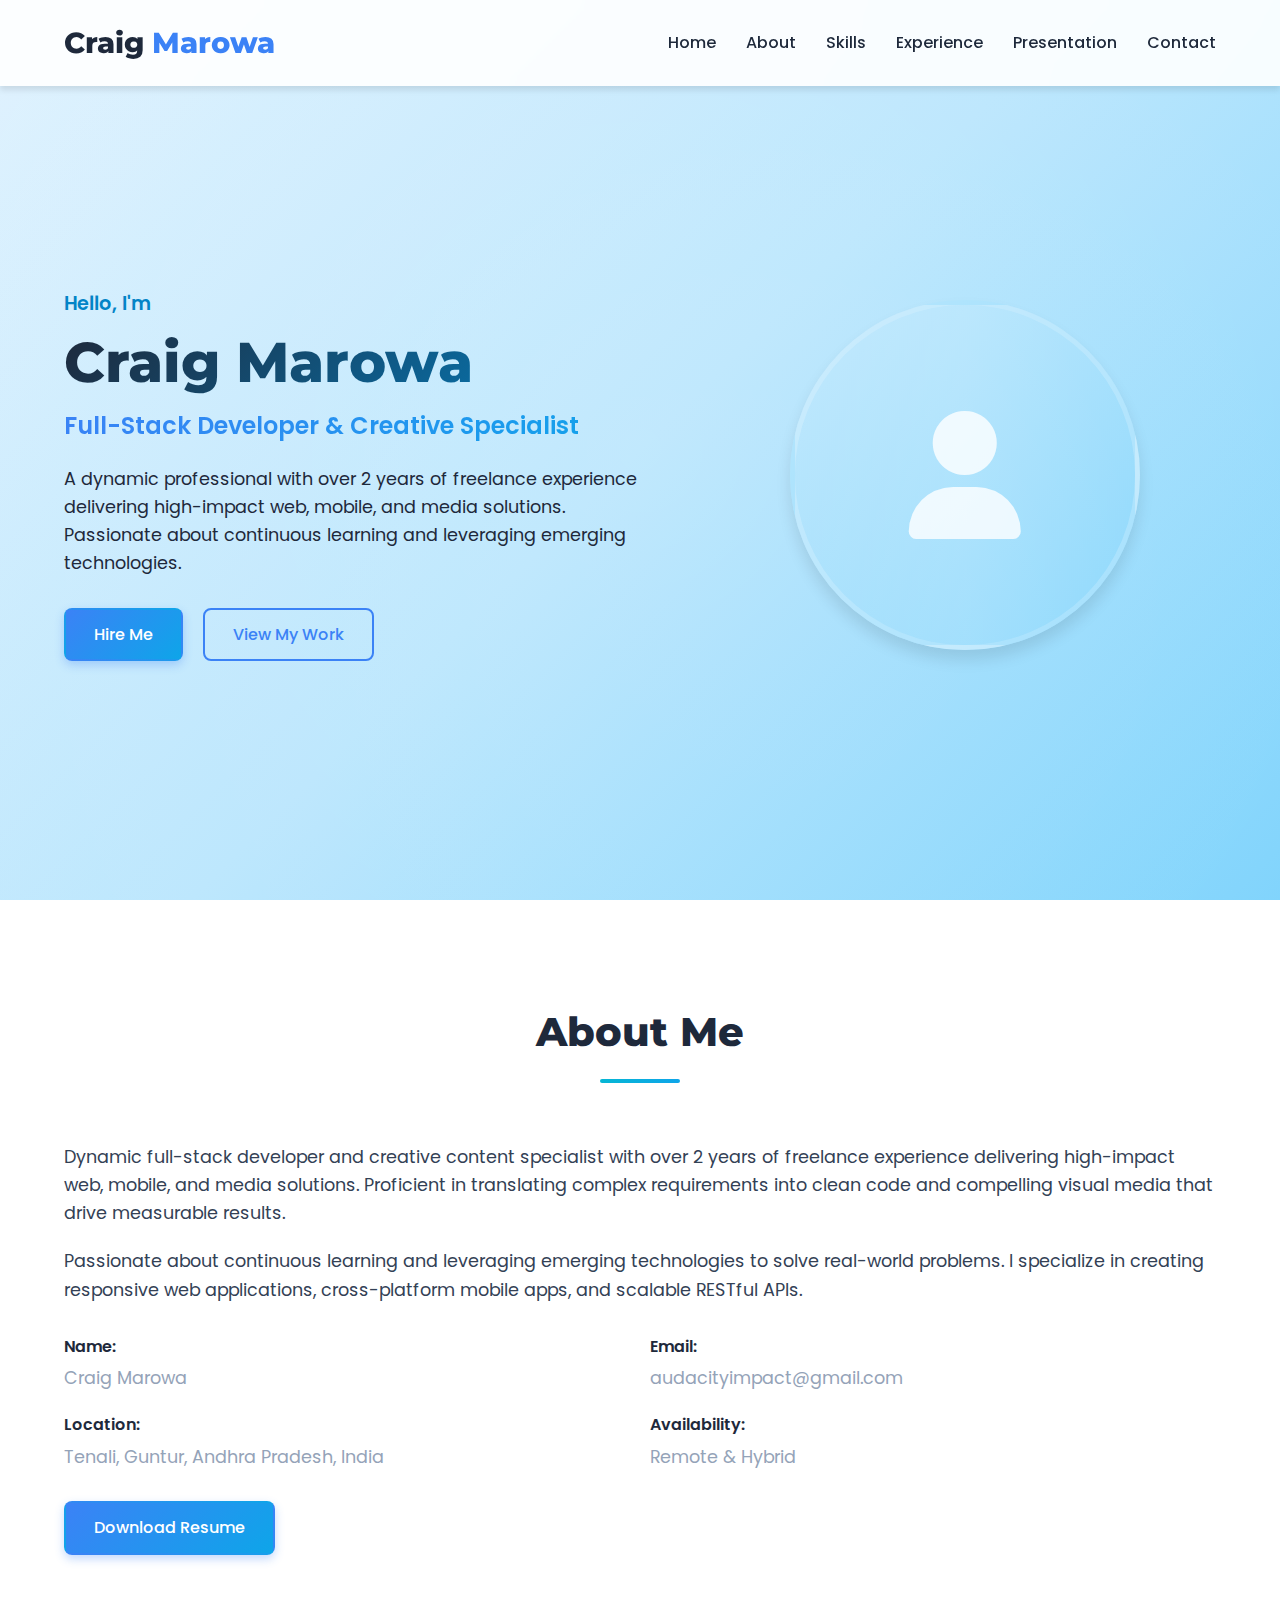
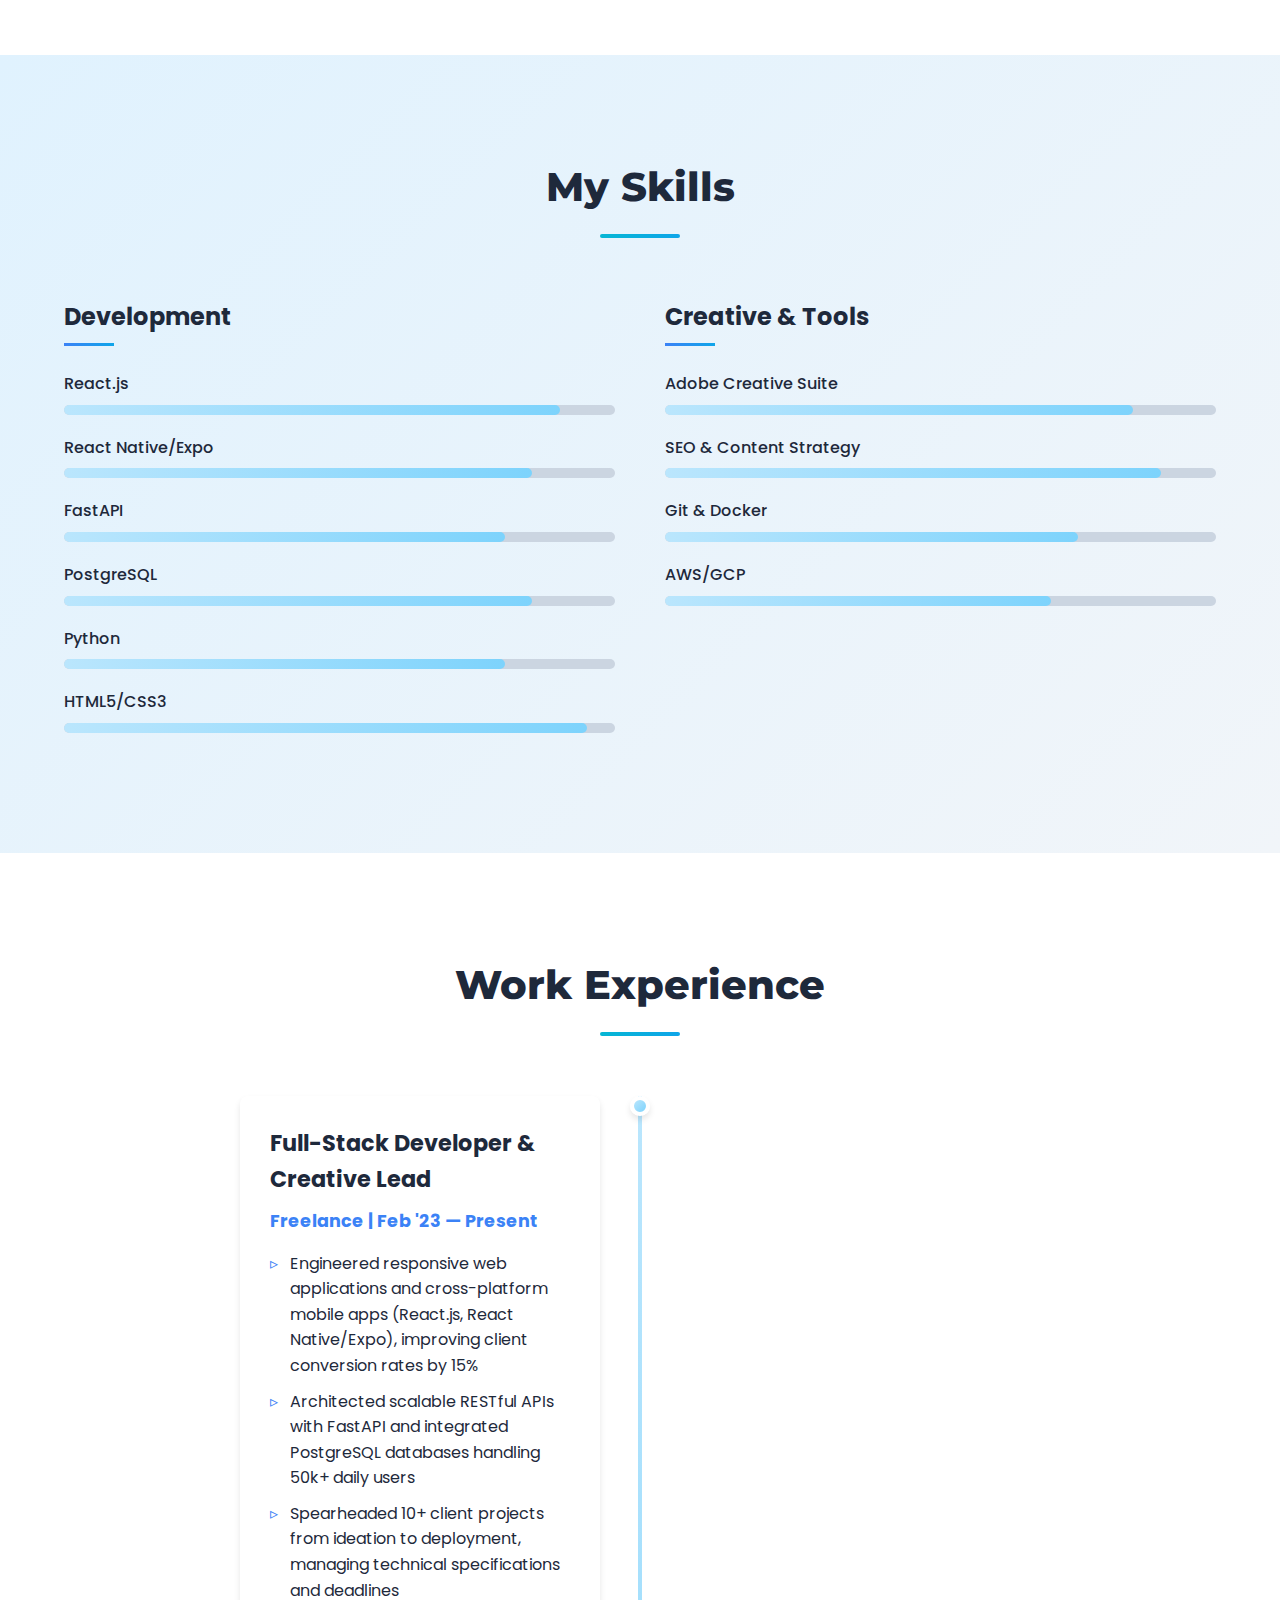
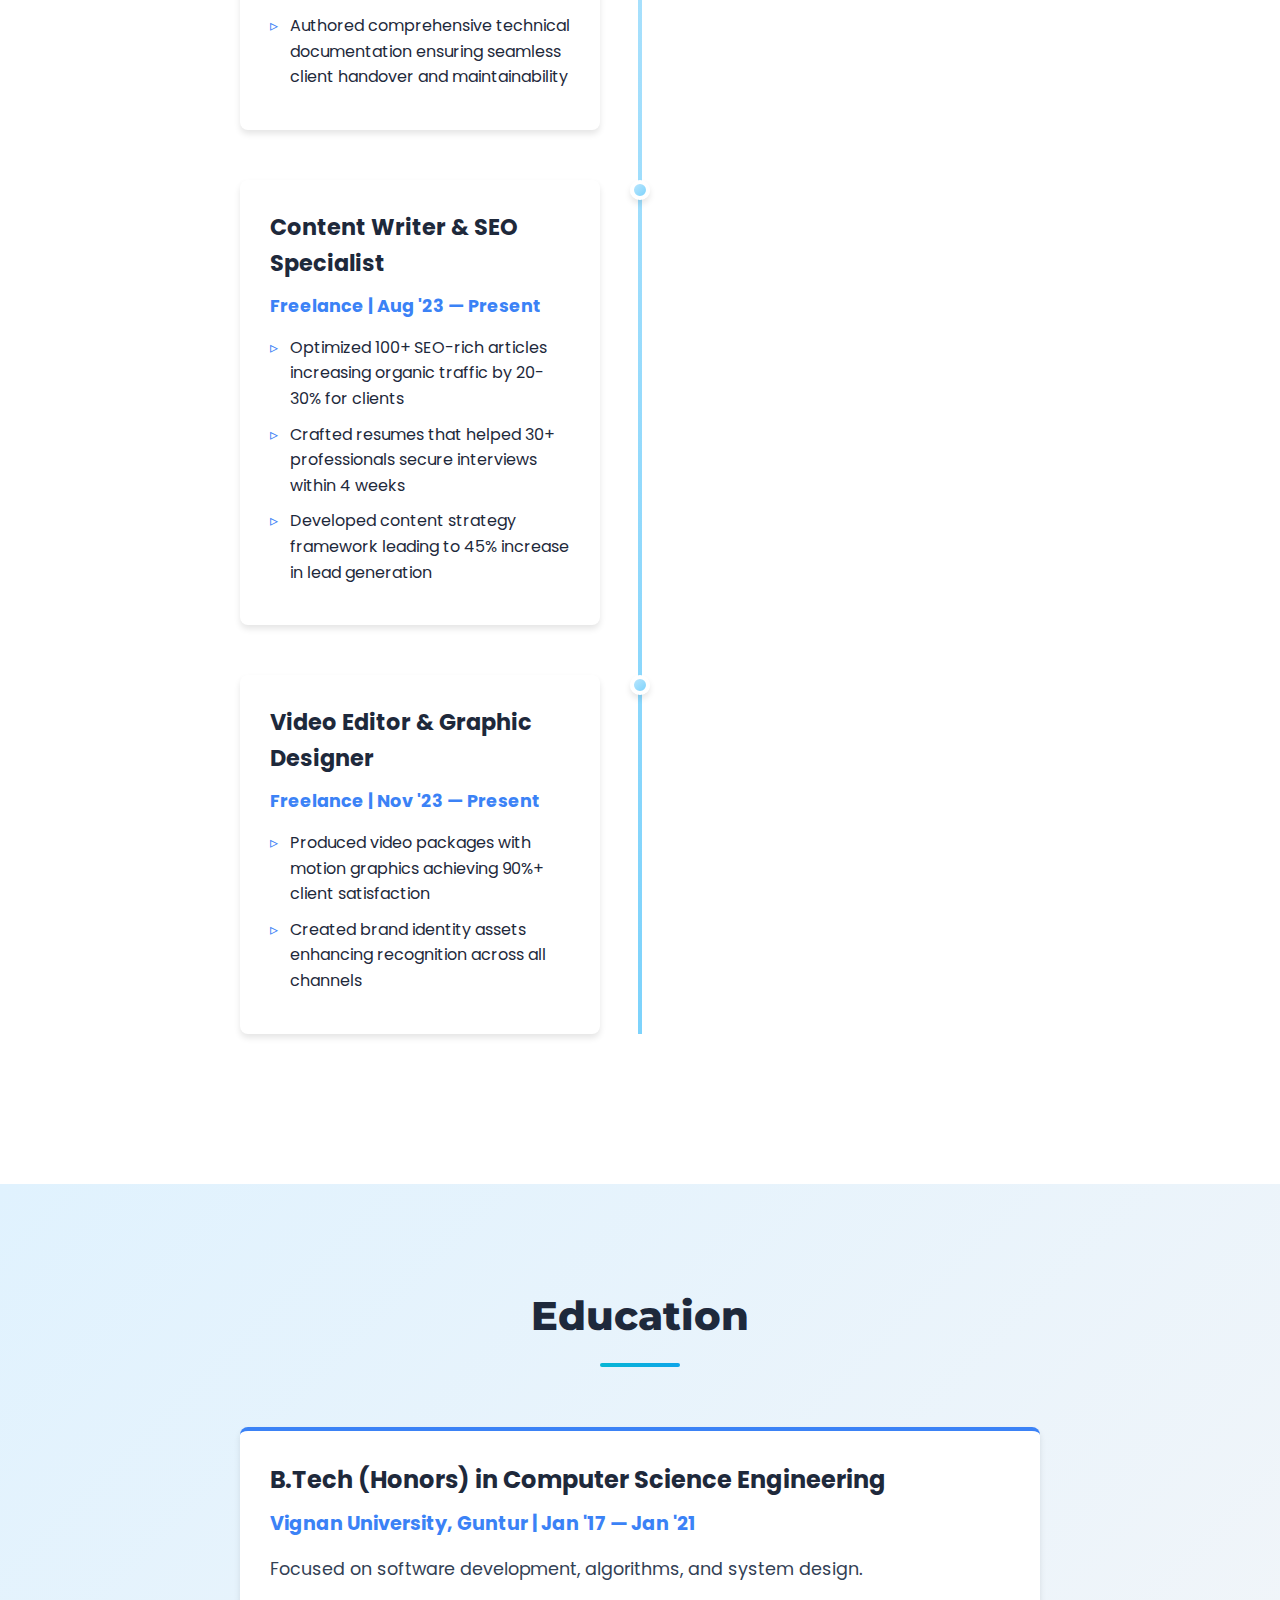
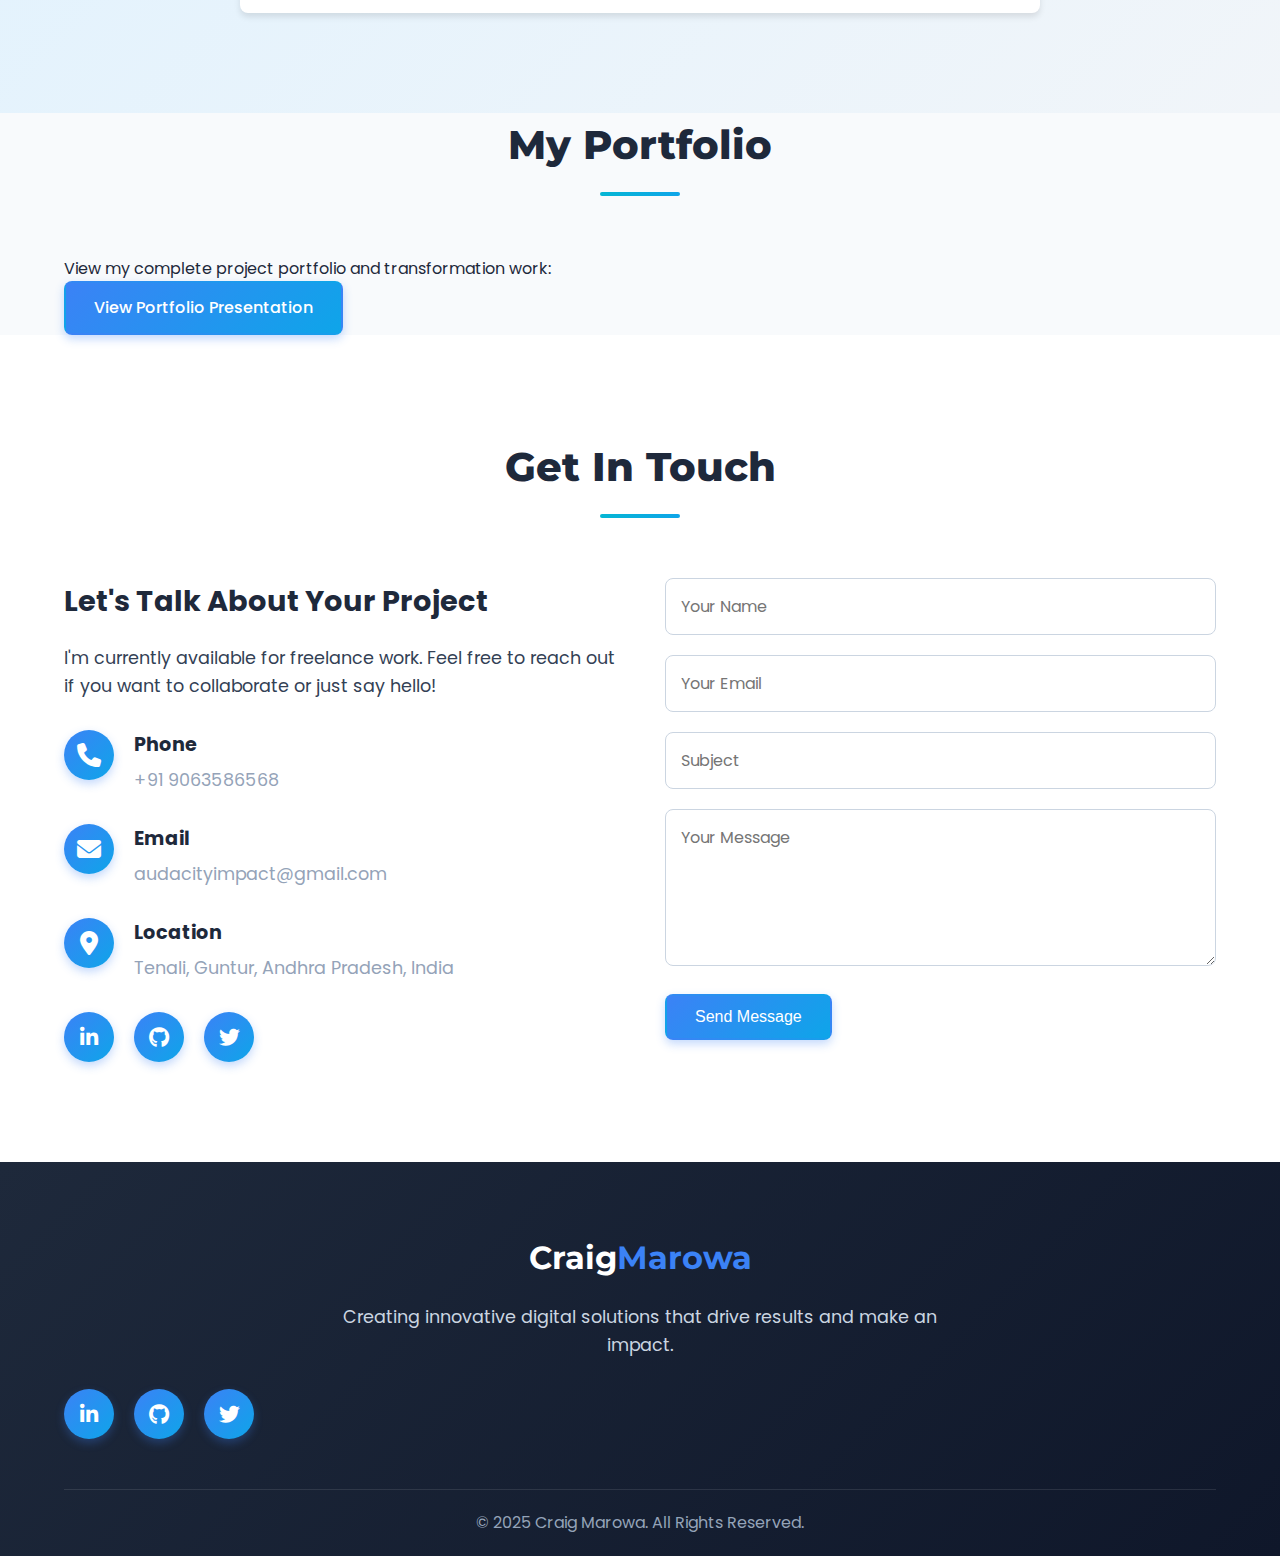
<file: index.html>
<!DOCTYPE html>
<html lang="en">
  <head>
    <meta charset="UTF-8" />
    <meta name="viewport" content="width=device-width, initial-scale=1.0" />
    <meta
      name="description"
      content="Craig Marowa - Full-Stack Developer & Creative Specialist with over 2 years of freelance experience delivering high-impact web, mobile, and media solutions."
    />
    <meta
      name="keywords"
      content="developer, full-stack, creative, portfolio, web development, mobile apps, React, Python"
    />
    <title>Craig Marowa - Full-Stack Developer & Creative Specialist</title>
    <link rel="stylesheet" href="styles-enhanced.css" />
    <link
      href="https://fonts.googleapis.com/css2?family=Poppins:wght@300;400;500;600;700&family=Montserrat:wght@700;800&display=swap"
      rel="stylesheet"
    />
    <link
      rel="stylesheet"
      href="https://cdnjs.cloudflare.com/ajax/libs/font-awesome/6.4.0/css/all.min.css"
    />
  </head>
  <body>
    <!-- Header & Navigation -->
    <header>
      <div class="container">
        <nav class="navbar">
          <div class="nav-logo">
            <h2>Craig <span>Marowa</span></h2>
          </div>
          <ul class="nav-links">
            <li><a href="#home">Home</a></li>
            <li><a href="#about">About</a></li>
            <li><a href="#skills">Skills</a></li>
            <li><a href="#experience">Experience</a></li>
            <li><a href="presentation-enhanced.html">Presentation</a></li>
            <li><a href="#contact">Contact</a></li>
          </ul>
          <div class="hamburger">
            <span></span>
            <span></span>
            <span></span>
          </div>
        </nav>
      </div>
    </header>

    <!-- Hero Section -->
    <section id="home" class="hero">
      <div class="container">
        <div class="hero-content">
          <h4>Hello, I'm</h4>
          <h1>Craig Marowa</h1>
          <h2
            style="
              background: linear-gradient(135deg, #3b82f6, #0ea5e9);
              -webkit-background-clip: text;
              -webkit-text-fill-color: transparent;
              background-clip: text;
            "
          >
            Full-Stack Developer & Creative Specialist
          </h2>
          <p>
            A dynamic professional with over 2 years of freelance experience
            delivering high-impact web, mobile, and media solutions. Passionate
            about continuous learning and leveraging emerging technologies.
          </p>
          <div class="hero-btns">
            <a href="#contact" class="btn primary-btn">Hire Me</a>
            <a href="#portfolio" class="btn secondary-btn">View My Work</a>
          </div>
        </div>
        <div class="hero-img">
          <div class="img-placeholder">
            <i class="fas fa-user"></i>
          </div>
        </div>
      </div>
    </section>

    <!-- About Section -->
    <section id="about" class="about">
      <div class="container">
        <div class="section-title">
          <h2>About Me</h2>
          <div class="underline"></div>
        </div>
        <div class="about-content">
          <div class="about-text">
            <p>
              Dynamic full-stack developer and creative content specialist with
              over 2 years of freelance experience delivering high-impact web,
              mobile, and media solutions. Proficient in translating complex
              requirements into clean code and compelling visual media that
              drive measurable results.
            </p>
            <p>
              Passionate about continuous learning and leveraging emerging
              technologies to solve real-world problems. I specialize in
              creating responsive web applications, cross-platform mobile apps,
              and scalable RESTful APIs.
            </p>
            <div class="info-grid">
              <div class="info-item">
                <h4>Name:</h4>
                <p>Craig Marowa</p>
              </div>
              <div class="info-item">
                <h4>Email:</h4>
                <p>audacityimpact@gmail.com</p>
              </div>
              <div class="info-item">
                <h4>Location:</h4>
                <p>Tenali, Guntur, Andhra Pradesh, India</p>
              </div>
              <div class="info-item">
                <h4>Availability:</h4>
                <p>Remote & Hybrid</p>
              </div>
            </div>
            <a
              href="assets/Resume_Craig_Marowa.pdf"
              download="Resume_Craig_Marowa.pdf"
              class="btn primary-btn"
              >Download Resume</a
            >
          </div>
        </div>
      </div>
    </section>

    <!-- Skills Section -->
    <section id="skills" class="skills">
      <div class="container">
        <div class="section-title">
          <h2>My Skills</h2>
          <div class="underline"></div>
        </div>
        <div class="skills-content">
          <div class="skills-category">
            <h3>Development</h3>
            <div class="skill-bar">
              <p>React.js</p>
              <div class="progress">
                <span class="progress-fill" style="width: 90%"></span>
              </div>
            </div>
            <div class="skill-bar">
              <p>React Native/Expo</p>
              <div class="progress">
                <span class="progress-fill" style="width: 85%"></span>
              </div>
            </div>
            <div class="skill-bar">
              <p>FastAPI</p>
              <div class="progress">
                <span class="progress-fill" style="width: 80%"></span>
              </div>
            </div>
            <div class="skill-bar">
              <p>PostgreSQL</p>
              <div class="progress">
                <span class="progress-fill" style="width: 85%"></span>
              </div>
            </div>
            <div class="skill-bar">
              <p>Python</p>
              <div class="progress">
                <span class="progress-fill" style="width: 80%"></span>
              </div>
            </div>
            <div class="skill-bar">
              <p>HTML5/CSS3</p>
              <div class="progress">
                <span class="progress-fill" style="width: 95%"></span>
              </div>
            </div>
          </div>

          <div class="skills-category">
            <h3>Creative & Tools</h3>
            <div class="skill-bar">
              <p>Adobe Creative Suite</p>
              <div class="progress">
                <span class="progress-fill" style="width: 85%"></span>
              </div>
            </div>
            <div class="skill-bar">
              <p>SEO & Content Strategy</p>
              <div class="progress">
                <span class="progress-fill" style="width: 90%"></span>
              </div>
            </div>
            <div class="skill-bar">
              <p>Git & Docker</p>
              <div class="progress">
                <span class="progress-fill" style="width: 75%"></span>
              </div>
            </div>
            <div class="skill-bar">
              <p>AWS/GCP</p>
              <div class="progress">
                <span class="progress-fill" style="width: 70%"></span>
              </div>
            </div>
          </div>
        </div>
      </div>
    </section>

    <!-- Experience Section -->
    <section id="experience" class="experience">
      <div class="container">
        <div class="section-title">
          <h2>Work Experience</h2>
          <div class="underline"></div>
        </div>
        <div class="timeline">
          <div class="timeline-item">
            <div class="timeline-marker"></div>
            <div class="timeline-content">
              <h3>Full-Stack Developer & Creative Lead</h3>
              <h4>Freelance | Feb '23 — Present</h4>
              <ul>
                <li>
                  Engineered responsive web applications and cross-platform
                  mobile apps (React.js, React Native/Expo), improving client
                  conversion rates by 15%
                </li>
                <li>
                  Architected scalable RESTful APIs with FastAPI and integrated
                  PostgreSQL databases handling 50k+ daily users
                </li>
                <li>
                  Spearheaded 10+ client projects from ideation to deployment,
                  managing technical specifications and deadlines
                </li>
                <li>
                  Authored comprehensive technical documentation ensuring
                  seamless client handover and maintainability
                </li>
              </ul>
            </div>
          </div>

          <div class="timeline-item">
            <div class="timeline-marker"></div>
            <div class="timeline-content">
              <h3>Content Writer & SEO Specialist</h3>
              <h4>Freelance | Aug '23 — Present</h4>
              <ul>
                <li>
                  Optimized 100+ SEO-rich articles increasing organic traffic by
                  20-30% for clients
                </li>
                <li>
                  Crafted resumes that helped 30+ professionals secure
                  interviews within 4 weeks
                </li>
                <li>
                  Developed content strategy framework leading to 45% increase
                  in lead generation
                </li>
              </ul>
            </div>
          </div>

          <div class="timeline-item">
            <div class="timeline-marker"></div>
            <div class="timeline-content">
              <h3>Video Editor & Graphic Designer</h3>
              <h4>Freelance | Nov '23 — Present</h4>
              <ul>
                <li>
                  Produced video packages with motion graphics achieving 90%+
                  client satisfaction
                </li>
                <li>
                  Created brand identity assets enhancing recognition across all
                  channels
                </li>
              </ul>
            </div>
          </div>
        </div>
      </div>
    </section>

    <!-- Education Section -->
    <section class="education">
      <div class="container">
        <div class="section-title">
          <h2>Education</h2>
          <div class="underline"></div>
        </div>
        <div class="education-content">
          <div class="education-item">
            <h3>B.Tech (Honors) in Computer Science Engineering</h3>
            <h4>Vignan University, Guntur | Jan '17 — Jan '21</h4>
            <p>
              Focused on software development, algorithms, and system design.
            </p>
          </div>
        </div>
      </div>
    </section>

    <!-- Portfolio Section -->
    <section id="portfolio" class="portfolio">
      <div class="container">
        <div class="section-title">
          <h2>My Portfolio</h2>
          <div class="underline"></div>
        </div>
        <div class="portfolio-content">
          <p>View my complete project portfolio and transformation work:</p>
          <a
            href="/portifolio/presentation-enhanced.html"
            class="btn primary-btn"
            >View Portfolio Presentation</a
          >
        </div>
      </div>
    </section>

    <!-- Contact Section -->
    <section id="contact" class="contact">
      <div class="container">
        <div class="section-title">
          <h2>Get In Touch</h2>
          <div class="underline"></div>
        </div>
        <div class="contact-content">
          <div class="contact-info">
            <h3>Let's Talk About Your Project</h3>
            <p>
              I'm currently available for freelance work. Feel free to reach out
              if you want to collaborate or just say hello!
            </p>
            <div class="contact-details">
              <div class="contact-item">
                <i class="fas fa-phone"></i>
                <div>
                  <h4>Phone</h4>
                  <p>+91 9063586568</p>
                </div>
              </div>
              <div class="contact-item">
                <i class="fas fa-envelope"></i>
                <div>
                  <h4>Email</h4>
                  <p>audacityimpact@gmail.com</p>
                </div>
              </div>
              <div class="contact-item">
                <i class="fas fa-map-marker-alt"></i>
                <div>
                  <h4>Location</h4>
                  <p>Tenali, Guntur, Andhra Pradesh, India</p>
                </div>
              </div>
            </div>
            <div class="social-links">
              <a href="https://www.linkedin.com/in/craig-marowa-1b2132332"
                ><i class="fab fa-linkedin-in"></i
              ></a>
              <a href="https://github.com/Unfired-200"
                ><i class="fab fa-github"></i
              ></a>
              <a href="https://x.com/@AudacityImpact"
                ><i class="fab fa-twitter"></i
              ></a>
            </div>
          </div>
          <div class="contact-form">
            <form
              name="contact"
              method="POST"
              data-netlify="true"
              action="success.html"
            >
              <input type="hidden" name="form-name" value="contact" />
              <div class="form-group">
                <input
                  type="text"
                  name="name"
                  placeholder="Your Name"
                  required
                />
              </div>
              <div class="form-group">
                <input
                  type="email"
                  name="email"
                  placeholder="Your Email"
                  required
                />
              </div>
              <div class="form-group">
                <input type="text" name="subject" placeholder="Subject" />
              </div>
              <div class="form-group">
                <textarea
                  name="message"
                  placeholder="Your Message"
                  rows="5"
                  required
                ></textarea>
              </div>
              <button type="submit" class="btn primary-btn">
                Send Message
              </button>
            </form>
          </div>
        </div>
      </div>
    </section>

    <!-- Footer -->
    <footer>
      <div class="container">
        <div class="footer-content">
          <div class="footer-logo">
            <h2>Craig<span>Marowa</span></h2>
          </div>
          <p>
            Creating innovative digital solutions that drive results and make an
            impact.
          </p>
          <div class="social-links">
            <a href="https://www.linkedin.com/in/craig-marowa-1b2132332"
              ><i class="fab fa-linkedin-in"></i
            ></a>
            <a href="https://github.com/Unfired-200"
              ><i class="fab fa-github"></i
            ></a>
            <a href="https://x.com/@AudacityImpact"
              ><i class="fab fa-twitter"></i
            ></a>
          </div>
        </div>
        <div class="footer-bottom">
          <p>&copy; 2025 Craig Marowa. All Rights Reserved.</p>
        </div>
      </div>
    </footer>

    <script src="script.js"></script>
    <script>
      // Simple form submission handler for Netlify Forms
      const contactForm = document.querySelector('form[name="contact"]');
      if (contactForm) {
        contactForm.addEventListener("submit", function (e) {
          // Allow Netlify to handle the form submission
          // The form will redirect to success.html after submission
        });
      }
    </script>
  </body>
</html>
</file>
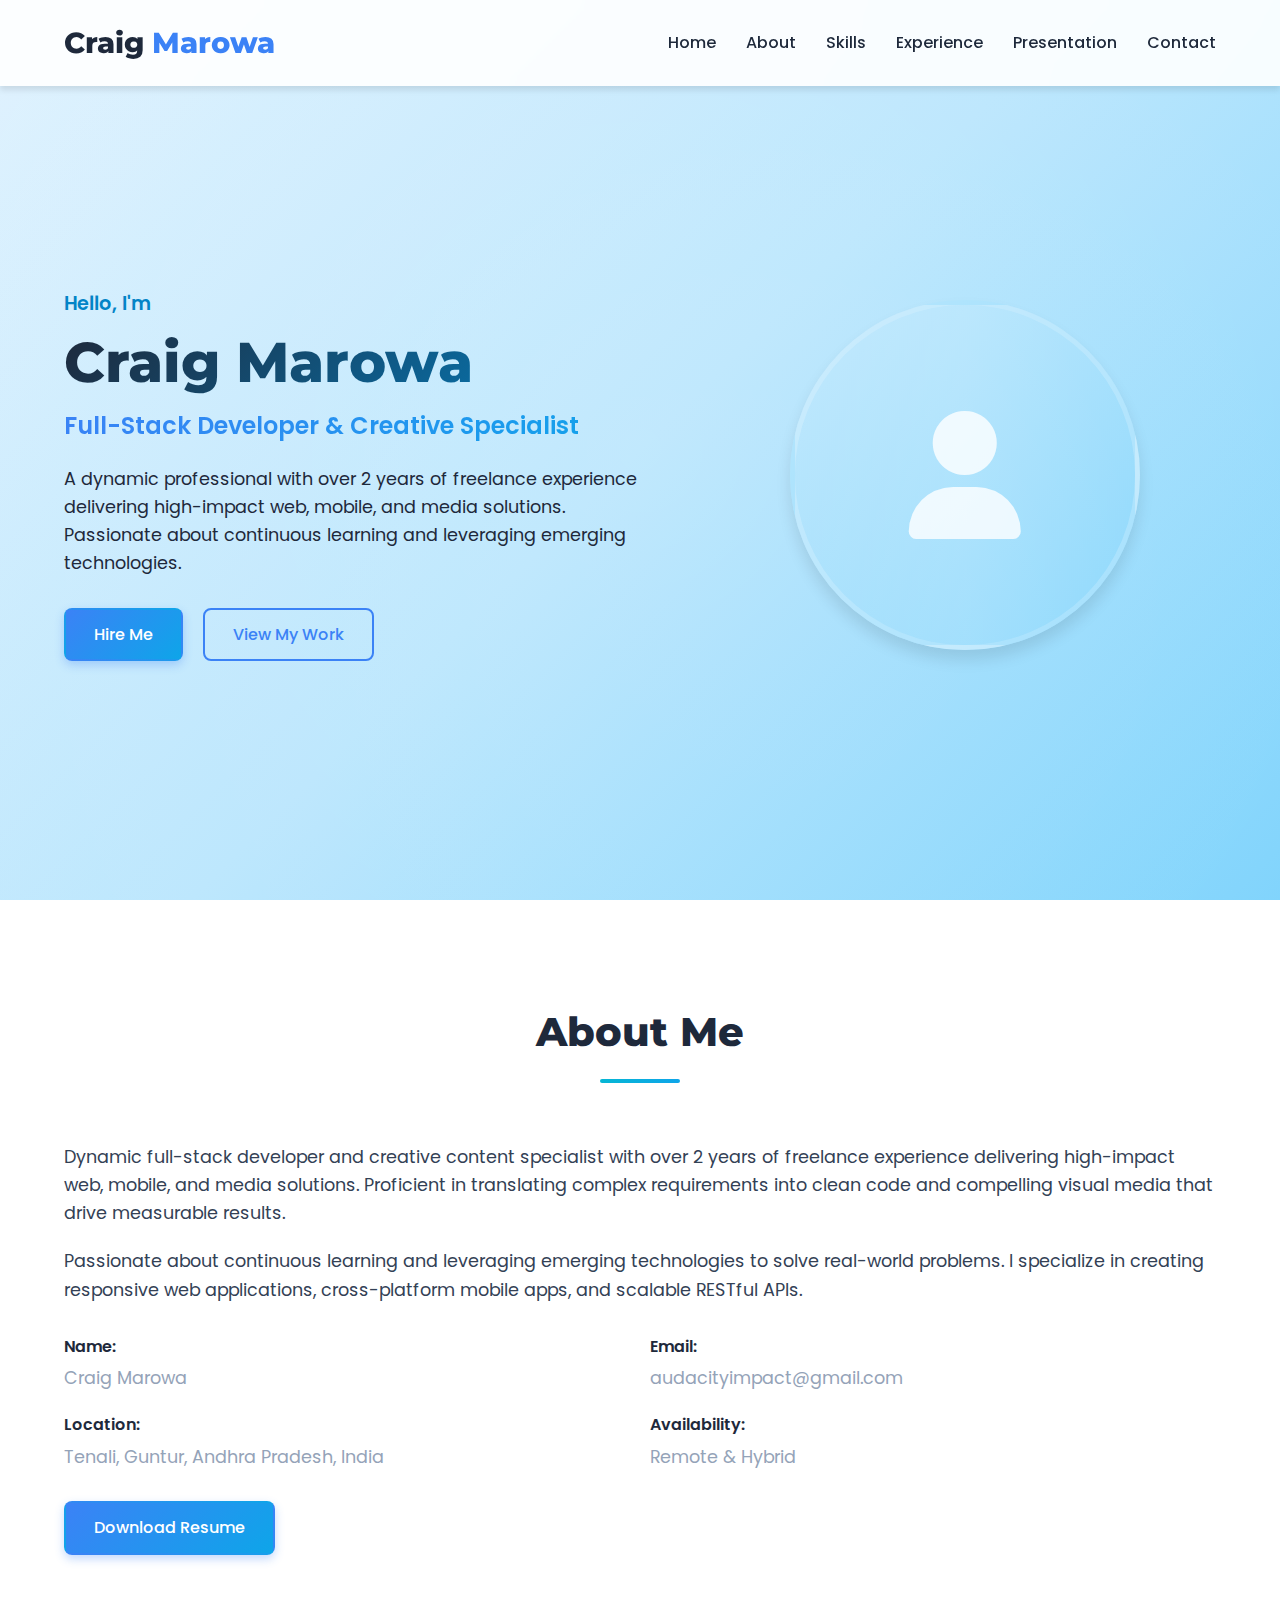
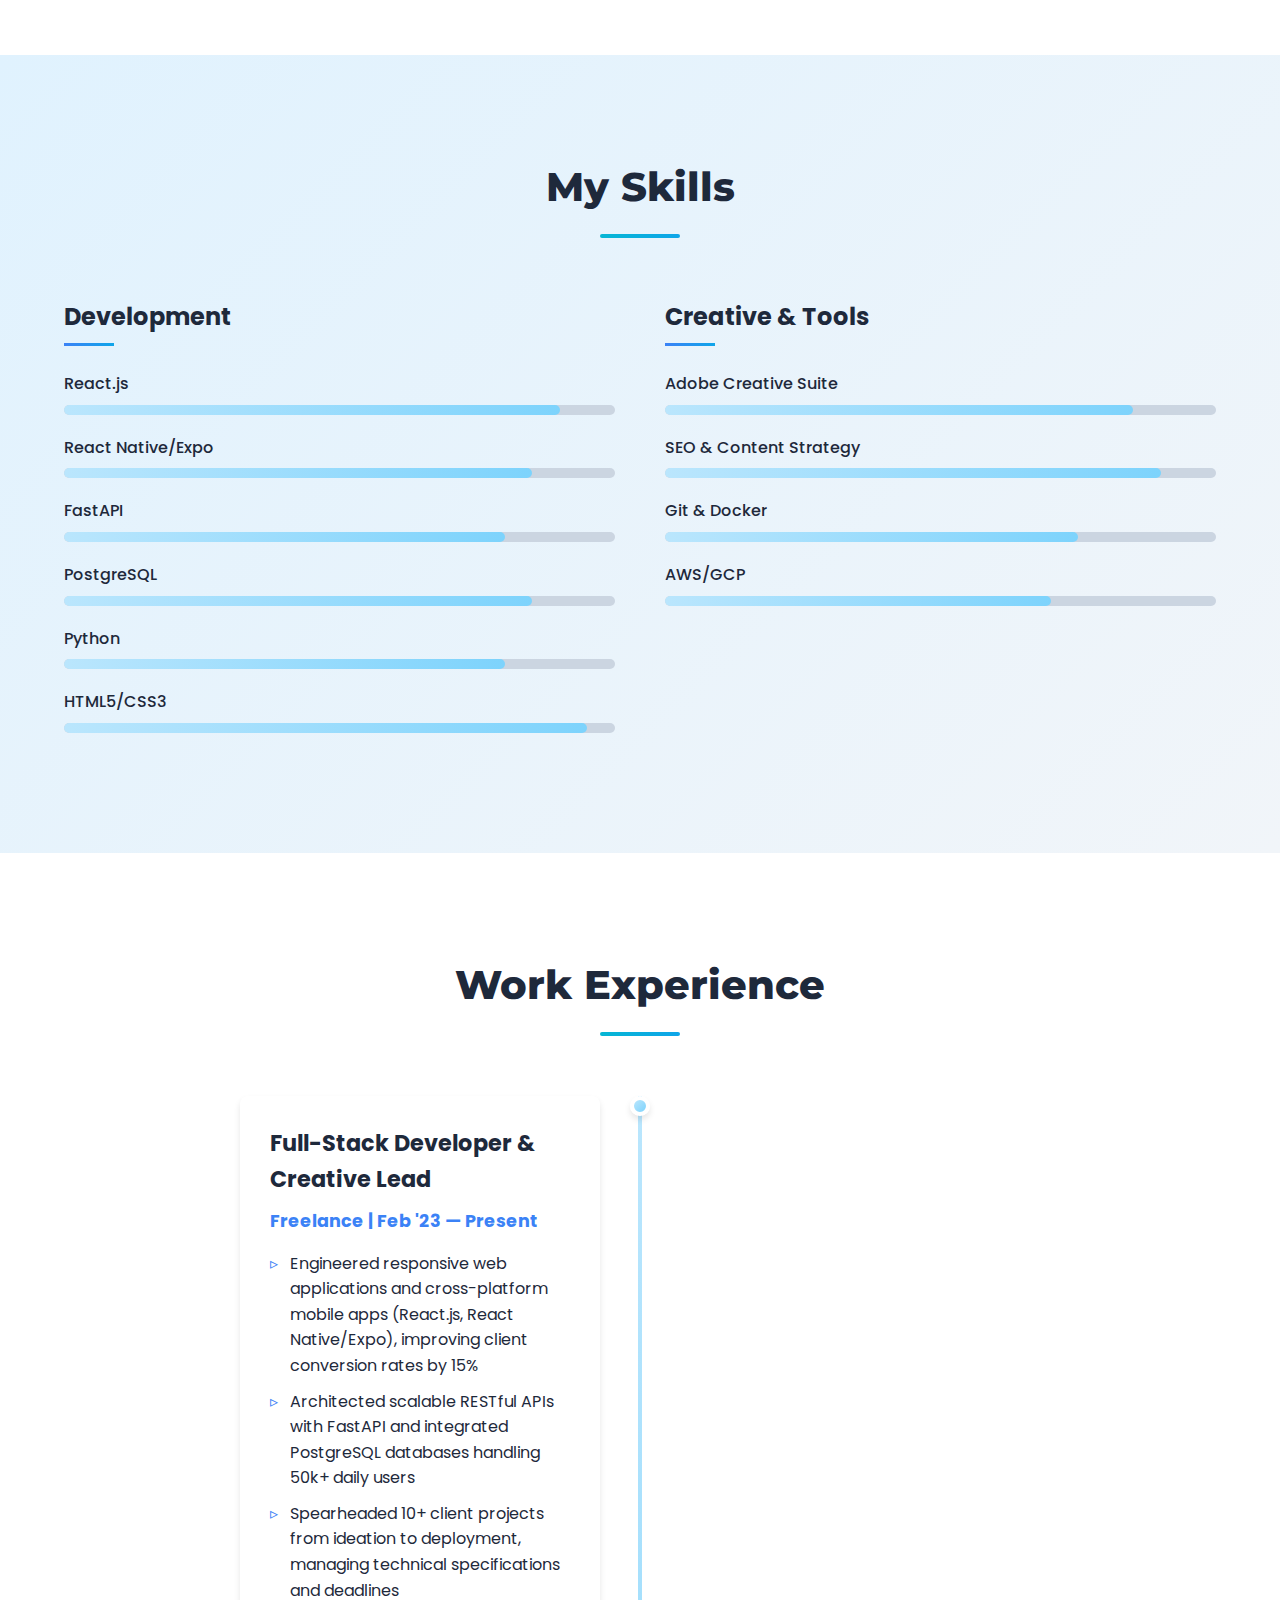
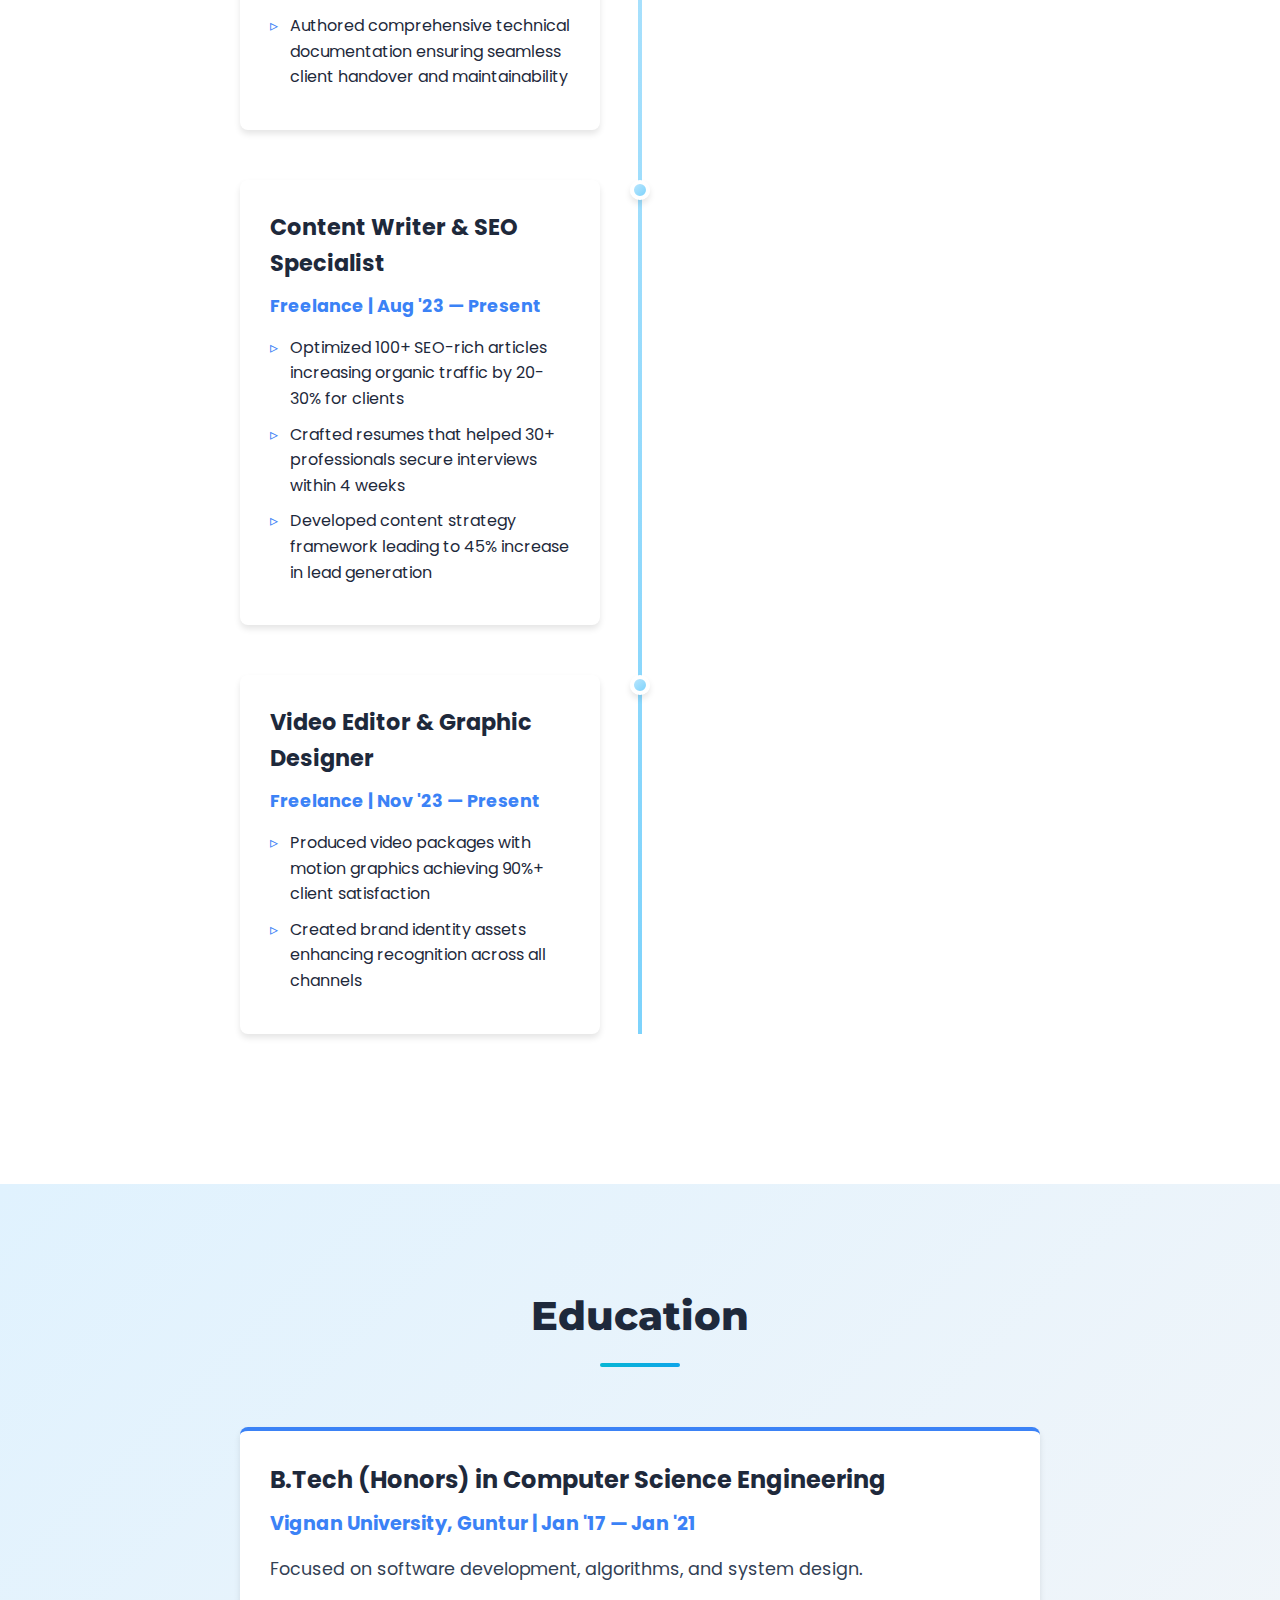
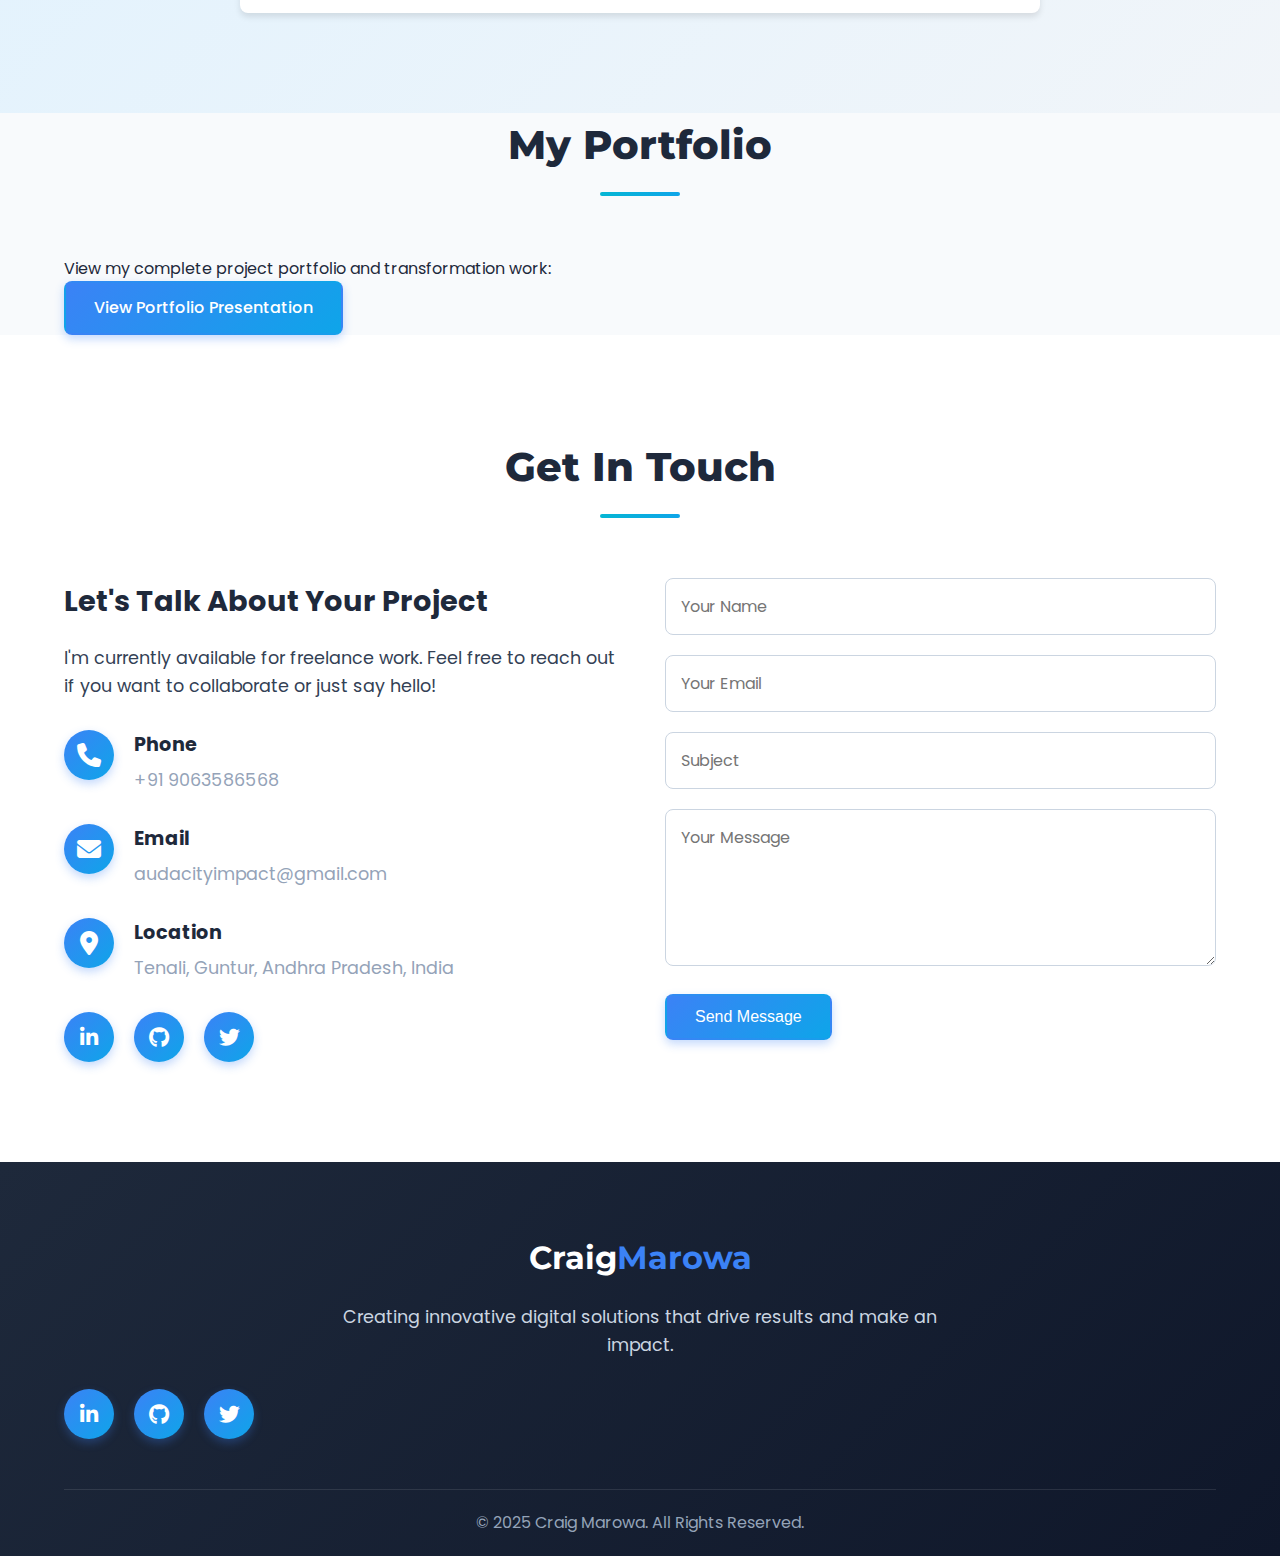
<file: index-enhanced.html>
<!DOCTYPE html>
<html lang="en">
  <head>
    <meta charset="UTF-8" />
    <meta name="viewport" content="width=device-width, initial-scale=1.0" />
    <meta
      name="description"
      content="Craig Marowa - Full-Stack Developer & Creative Specialist with over 2 years of freelance experience delivering high-impact web, mobile, and media solutions."
    />
    <meta
      name="keywords"
      content="developer, full-stack, creative, portfolio, web development, mobile apps, React, Python"
    />
    <title>Craig Marowa - Full-Stack Developer & Creative Specialist</title>
    <link rel="stylesheet" href="styles-enhanced.css" />
    <link
      href="https://fonts.googleapis.com/css2?family=Poppins:wght@300;400;500;600;700&family=Montserrat:wght@700;800&display=swap"
      rel="stylesheet"
    />
    <link
      rel="stylesheet"
      href="https://cdnjs.cloudflare.com/ajax/libs/font-awesome/6.4.0/css/all.min.css"
    />
  </head>
  <body>
    <!-- Header & Navigation -->
    <header>
      <div class="container">
        <nav class="navbar">
          <div class="nav-logo">
            <h2>Craig <span>Marowa</span></h2>
          </div>
          <ul class="nav-links">
            <li><a href="#home">Home</a></li>
            <li><a href="#about">About</a></li>
            <li><a href="#skills">Skills</a></li>
            <li><a href="#experience">Experience</a></li>
            <li><a href="presentation-enhanced.html">Presentation</a></li>
            <li><a href="#contact">Contact</a></li>
          </ul>
          <div class="hamburger">
            <span></span>
            <span></span>
            <span></span>
          </div>
        </nav>
      </div>
    </header>

    <!-- Hero Section -->
    <section id="home" class="hero">
      <div class="container">
        <div class="hero-content">
          <h4>Hello, I'm</h4>
          <h1>Craig Marowa</h1>
          <h2
            style="
              background: linear-gradient(135deg, #3b82f6, #0ea5e9);
              -webkit-background-clip: text;
              -webkit-text-fill-color: transparent;
              background-clip: text;
            "
          >
            Full-Stack Developer & Creative Specialist
          </h2>
          <p>
            A dynamic professional with over 2 years of freelance experience
            delivering high-impact web, mobile, and media solutions. Passionate
            about continuous learning and leveraging emerging technologies.
          </p>
          <div class="hero-btns">
            <a href="#contact" class="btn primary-btn">Hire Me</a>
            <a href="#portfolio" class="btn secondary-btn">View My Work</a>
          </div>
        </div>
        <div class="hero-img">
          <div class="img-placeholder">
            <i class="fas fa-user"></i>
          </div>
        </div>
      </div>
    </section>

    <!-- About Section -->
    <section id="about" class="about">
      <div class="container">
        <div class="section-title">
          <h2>About Me</h2>
          <div class="underline"></div>
        </div>
        <div class="about-content">
          <div class="about-text">
            <p>
              Dynamic full-stack developer and creative content specialist with
              over 2 years of freelance experience delivering high-impact web,
              mobile, and media solutions. Proficient in translating complex
              requirements into clean code and compelling visual media that
              drive measurable results.
            </p>
            <p>
              Passionate about continuous learning and leveraging emerging
              technologies to solve real-world problems. I specialize in
              creating responsive web applications, cross-platform mobile apps,
              and scalable RESTful APIs.
            </p>
            <div class="info-grid">
              <div class="info-item">
                <h4>Name:</h4>
                <p>Craig Marowa</p>
              </div>
              <div class="info-item">
                <h4>Email:</h4>
                <p>audacityimpact@gmail.com</p>
              </div>
              <div class="info-item">
                <h4>Location:</h4>
                <p>Tenali, Guntur, Andhra Pradesh, India</p>
              </div>
              <div class="info-item">
                <h4>Availability:</h4>
                <p>Remote & Hybrid</p>
              </div>
            </div>
            <a
              href="Resume_Craig_Marowa.md"
              download="Resume_Craig_Marowa.md"
              class="btn primary-btn"
              >Download Resume</a
            >
          </div>
        </div>
      </div>
    </section>

    <!-- Skills Section -->
    <section id="skills" class="skills">
      <div class="container">
        <div class="section-title">
          <h2>My Skills</h2>
          <div class="underline"></div>
        </div>
        <div class="skills-content">
          <div class="skills-category">
            <h3>Development</h3>
            <div class="skill-bar">
              <p>React.js</p>
              <div class="progress">
                <span class="progress-fill" style="width: 90%"></span>
              </div>
            </div>
            <div class="skill-bar">
              <p>React Native/Expo</p>
              <div class="progress">
                <span class="progress-fill" style="width: 85%"></span>
              </div>
            </div>
            <div class="skill-bar">
              <p>FastAPI</p>
              <div class="progress">
                <span class="progress-fill" style="width: 80%"></span>
              </div>
            </div>
            <div class="skill-bar">
              <p>PostgreSQL</p>
              <div class="progress">
                <span class="progress-fill" style="width: 85%"></span>
              </div>
            </div>
            <div class="skill-bar">
              <p>Python</p>
              <div class="progress">
                <span class="progress-fill" style="width: 80%"></span>
              </div>
            </div>
            <div class="skill-bar">
              <p>HTML5/CSS3</p>
              <div class="progress">
                <span class="progress-fill" style="width: 95%"></span>
              </div>
            </div>
          </div>

          <div class="skills-category">
            <h3>Creative & Tools</h3>
            <div class="skill-bar">
              <p>Adobe Creative Suite</p>
              <div class="progress">
                <span class="progress-fill" style="width: 85%"></span>
              </div>
            </div>
            <div class="skill-bar">
              <p>SEO & Content Strategy</p>
              <div class="progress">
                <span class="progress-fill" style="width: 90%"></span>
              </div>
            </div>
            <div class="skill-bar">
              <p>Git & Docker</p>
              <div class="progress">
                <span class="progress-fill" style="width: 75%"></span>
              </div>
            </div>
            <div class="skill-bar">
              <p>AWS/GCP</p>
              <div class="progress">
                <span class="progress-fill" style="width: 70%"></span>
              </div>
            </div>
          </div>
        </div>
      </div>
    </section>

    <!-- Experience Section -->
    <section id="experience" class="experience">
      <div class="container">
        <div class="section-title">
          <h2>Work Experience</h2>
          <div class="underline"></div>
        </div>
        <div class="timeline">
          <div class="timeline-item">
            <div class="timeline-marker"></div>
            <div class="timeline-content">
              <h3>Full-Stack Developer & Creative Lead</h3>
              <h4>Freelance | Feb '23 — Present</h4>
              <ul>
                <li>
                  Engineered responsive web applications and cross-platform
                  mobile apps (React.js, React Native/Expo), improving client
                  conversion rates by 15%
                </li>
                <li>
                  Architected scalable RESTful APIs with FastAPI and integrated
                  PostgreSQL databases handling 50k+ daily users
                </li>
                <li>
                  Spearheaded 10+ client projects from ideation to deployment,
                  managing technical specifications and deadlines
                </li>
                <li>
                  Authored comprehensive technical documentation ensuring
                  seamless client handover and maintainability
                </li>
              </ul>
            </div>
          </div>

          <div class="timeline-item">
            <div class="timeline-marker"></div>
            <div class="timeline-content">
              <h3>Content Writer & SEO Specialist</h3>
              <h4>Freelance | Aug '23 — Present</h4>
              <ul>
                <li>
                  Optimized 100+ SEO-rich articles increasing organic traffic by
                  20-30% for clients
                </li>
                <li>
                  Crafted resumes that helped 30+ professionals secure
                  interviews within 4 weeks
                </li>
                <li>
                  Developed content strategy framework leading to 45% increase
                  in lead generation
                </li>
              </ul>
            </div>
          </div>

          <div class="timeline-item">
            <div class="timeline-marker"></div>
            <div class="timeline-content">
              <h3>Video Editor & Graphic Designer</h3>
              <h4>Freelance | Nov '23 — Present</h4>
              <ul>
                <li>
                  Produced video packages with motion graphics achieving 90%+
                  client satisfaction
                </li>
                <li>
                  Created brand identity assets enhancing recognition across all
                  channels
                </li>
              </ul>
            </div>
          </div>
        </div>
      </div>
    </section>

    <!-- Education Section -->
    <section class="education">
      <div class="container">
        <div class="section-title">
          <h2>Education</h2>
          <div class="underline"></div>
        </div>
        <div class="education-content">
          <div class="education-item">
            <h3>B.Tech (Honors) in Computer Science Engineering</h3>
            <h4>Vignan University, Guntur | Jan '17 — Jan '21</h4>
            <p>
              Focused on software development, algorithms, and system design.
            </p>
          </div>
        </div>
      </div>
    </section>

    <!-- Portfolio Section -->
    <section id="portfolio" class="portfolio">
      <div class="container">
        <div class="section-title">
          <h2>My Portfolio</h2>
          <div class="underline"></div>
        </div>
        <div class="portfolio-content">
          <p>View my complete project portfolio and transformation work:</p>
          <a href="presentation-enhanced.html" class="btn primary-btn"
            >View Portfolio Presentation</a
          >
        </div>
      </div>
    </section>

    <!-- Contact Section -->
    <section id="contact" class="contact">
      <div class="container">
        <div class="section-title">
          <h2>Get In Touch</h2>
          <div class="underline"></div>
        </div>
        <div class="contact-content">
          <div class="contact-info">
            <h3>Let's Talk About Your Project</h3>
            <p>
              I'm currently available for freelance work. Feel free to reach out
              if you want to collaborate or just say hello!
            </p>
            <div class="contact-details">
              <div class="contact-item">
                <i class="fas fa-phone"></i>
                <div>
                  <h4>Phone</h4>
                  <p>+91 9063586568</p>
                </div>
              </div>
              <div class="contact-item">
                <i class="fas fa-envelope"></i>
                <div>
                  <h4>Email</h4>
                  <p>audacityimpact@gmail.com</p>
                </div>
              </div>
              <div class="contact-item">
                <i class="fas fa-map-marker-alt"></i>
                <div>
                  <h4>Location</h4>
                  <p>Tenali, Guntur, Andhra Pradesh, India</p>
                </div>
              </div>
            </div>
            <div class="social-links">
              <a href="https://www.linkedin.com/in/craig-marowa-1b2132332"
                ><i class="fab fa-linkedin-in"></i
              ></a>
              <a href="https://github.com/Unfired-200"
                ><i class="fab fa-github"></i
              ></a>
              <a href="https://x.com/@AudacityImpact"
                ><i class="fab fa-twitter"></i
              ></a>
            </div>
          </div>
          <div class="contact-form">
            <form
              name="contact"
              method="POST"
              data-netlify="true"
              action="success.html"
            >
              <input type="hidden" name="form-name" value="contact" />
              <div class="form-group">
                <input
                  type="text"
                  name="name"
                  placeholder="Your Name"
                  required
                />
              </div>
              <div class="form-group">
                <input
                  type="email"
                  name="email"
                  placeholder="Your Email"
                  required
                />
              </div>
              <div class="form-group">
                <input type="text" name="subject" placeholder="Subject" />
              </div>
              <div class="form-group">
                <textarea
                  name="message"
                  placeholder="Your Message"
                  rows="5"
                  required
                ></textarea>
              </div>
              <button type="submit" class="btn primary-btn">
                Send Message
              </button>
            </form>
          </div>
        </div>
      </div>
    </section>

    <!-- Footer -->
    <footer>
      <div class="container">
        <div class="footer-content">
          <div class="footer-logo">
            <h2>Craig<span>Marowa</span></h2>
          </div>
          <p>
            Creating innovative digital solutions that drive results and make an
            impact.
          </p>
          <div class="social-links">
            <a href="https://www.linkedin.com/in/craig-marowa-1b2132332"
              ><i class="fab fa-linkedin-in"></i
            ></a>
            <a href="https://github.com/Unfired-200"
              ><i class="fab fa-github"></i
            ></a>
            <a href="https://x.com/@AudacityImpact"
              ><i class="fab fa-twitter"></i
            ></a>
          </div>
        </div>
        <div class="footer-bottom">
          <p>&copy; 2025 Craig Marowa. All Rights Reserved.</p>
        </div>
      </div>
    </footer>

    <script src="script.js"></script>
    <script>
      // Simple form submission handler for Netlify Forms
      const contactForm = document.querySelector('form[name="contact"]');
      if (contactForm) {
        contactForm.addEventListener("submit", function (e) {
          // Allow Netlify to handle the form submission
          // The form will redirect to success.html after submission
        });
      }
    </script>
  </body>
</html>
</file>
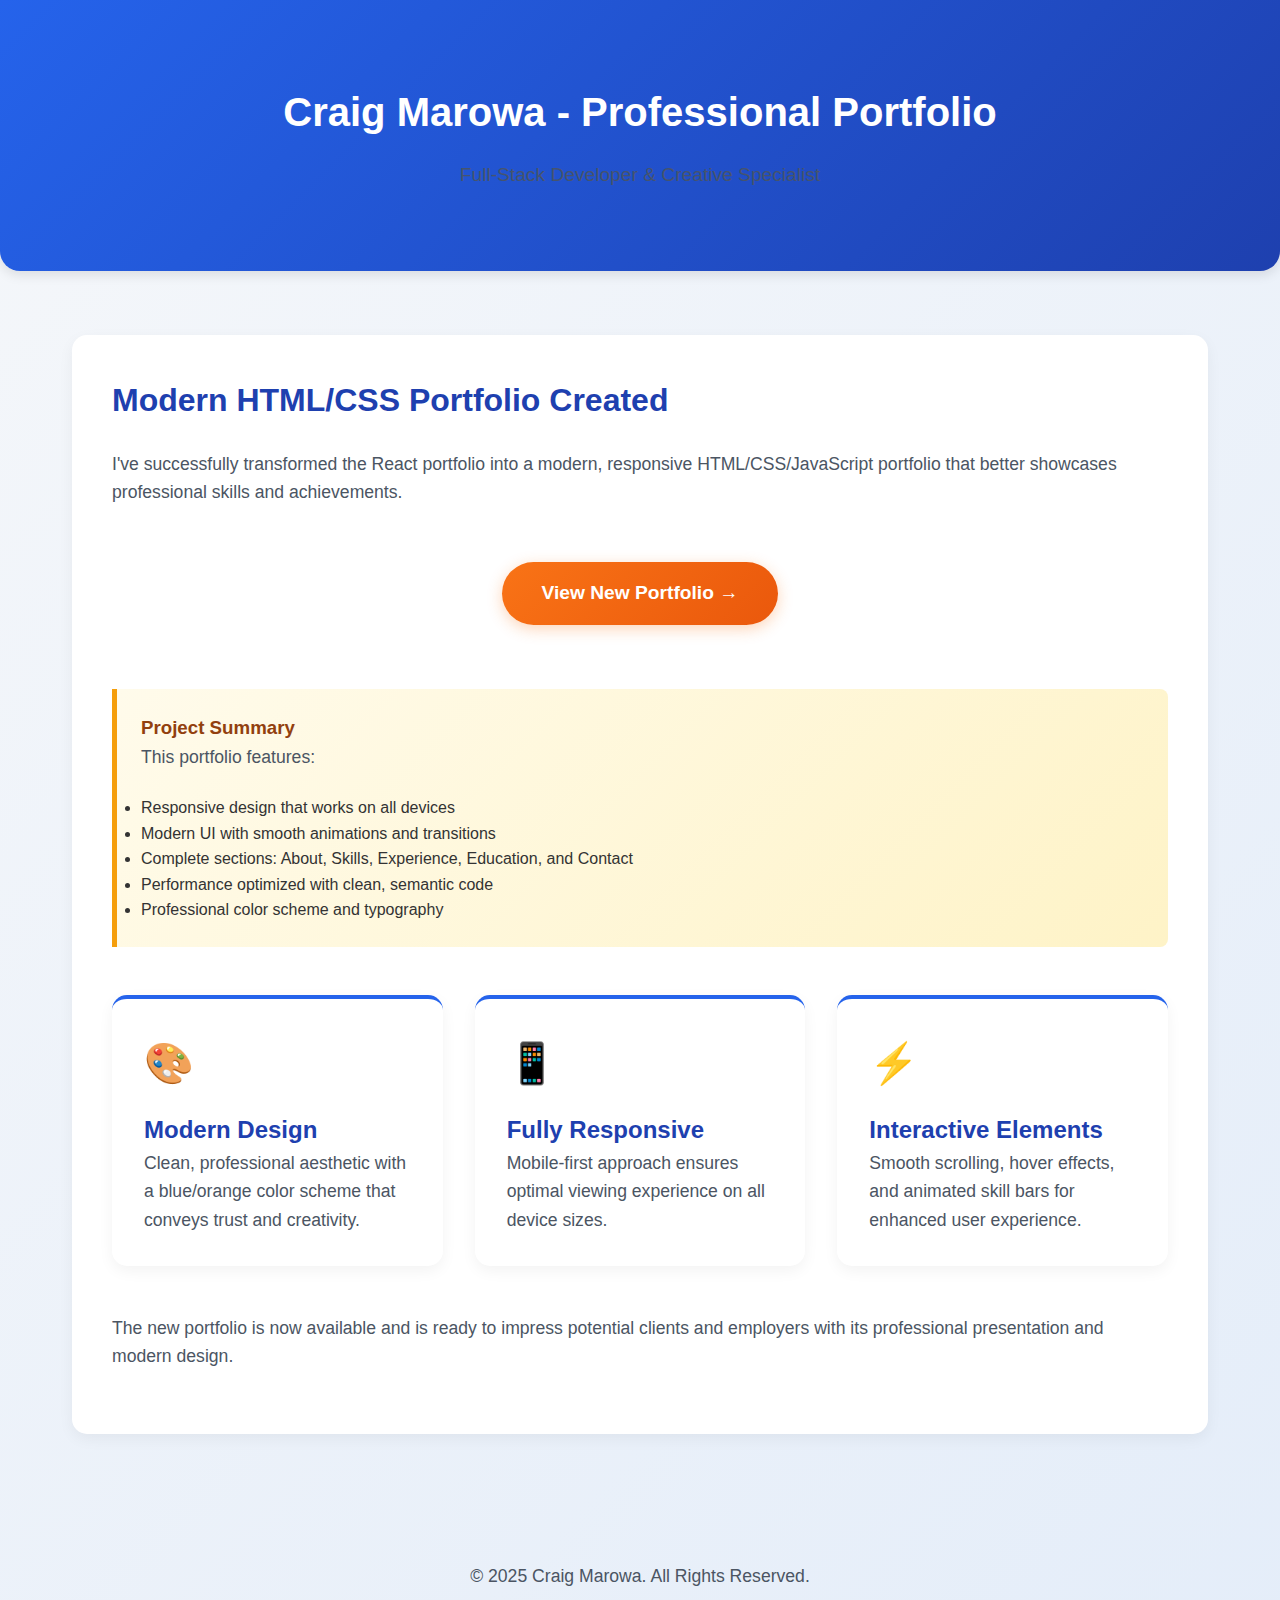
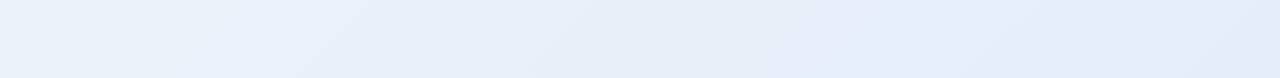
<file: landing.html>
<!DOCTYPE html>
<html lang="en">
  <head>
    <meta charset="UTF-8" />
    <meta name="viewport" content="width=device-width, initial-scale=1.0" />
    <title>Craig Marowa - Portfolio</title>
    <style>
      * {
        margin: 0;
        padding: 0;
        box-sizing: border-box;
      }

      body {
        font-family: "Segoe UI", Tahoma, Geneva, Verdana, sans-serif;
        line-height: 1.6;
        background: linear-gradient(135deg, #f5f7fa 0%, #e4edf9 100%);
        color: #333;
        min-height: 100vh;
        display: flex;
        flex-direction: column;
      }

      .container {
        max-width: 1200px;
        margin: 0 auto;
        padding: 2rem;
      }

      header {
        background: linear-gradient(135deg, #2563eb, #1e40af);
        color: white;
        padding: 3rem 0;
        text-align: center;
        border-radius: 0 0 20px 20px;
        box-shadow: 0 4px 12px rgba(0, 0, 0, 0.1);
        margin-bottom: 2rem;
      }

      h1 {
        font-size: 2.5rem;
        margin-bottom: 1rem;
        font-weight: 700;
      }

      .subtitle {
        font-size: 1.2rem;
        opacity: 0.9;
        max-width: 600px;
        margin: 0 auto;
      }

      .cta-button {
        display: inline-block;
        background: linear-gradient(135deg, #f97316, #ea580c);
        color: white;
        padding: 1rem 2.5rem;
        font-size: 1.2rem;
        font-weight: 600;
        text-decoration: none;
        border-radius: 50px;
        margin: 2rem 0;
        transition: all 0.3s ease;
        box-shadow: 0 4px 15px rgba(249, 115, 22, 0.3);
        border: none;
        cursor: pointer;
      }

      .cta-button:hover {
        transform: translateY(-5px);
        box-shadow: 0 8px 20px rgba(249, 115, 22, 0.4);
      }

      .content {
        background: white;
        border-radius: 15px;
        padding: 2.5rem;
        box-shadow: 0 5px 15px rgba(0, 0, 0, 0.05);
        margin-bottom: 2rem;
      }

      h2 {
        color: #1e40af;
        margin-bottom: 1.5rem;
        font-size: 2rem;
      }

      p {
        font-size: 1.1rem;
        margin-bottom: 1.5rem;
        color: #4b5563;
      }

      .note {
        background: linear-gradient(135deg, #fffbeb 0%, #fef3c7 100%);
        border-left: 5px solid #f59e0b;
        padding: 1.5rem;
        margin: 2rem 0;
        border-radius: 0 8px 8px 0;
      }

      .note h3 {
        color: #92400e;
        margin-top: 0;
      }

      .features {
        display: grid;
        grid-template-columns: repeat(auto-fit, minmax(300px, 1fr));
        gap: 2rem;
        margin: 3rem 0;
      }

      .feature-card {
        background: white;
        padding: 2rem;
        border-radius: 15px;
        box-shadow: 0 5px 15px rgba(0, 0, 0, 0.05);
        transition: all 0.3s ease;
        border-top: 4px solid #2563eb;
      }

      .feature-card:hover {
        transform: translateY(-10px);
        box-shadow: 0 15px 30px rgba(0, 0, 0, 0.1);
      }

      .feature-card h3 {
        color: #1e40af;
        margin-top: 0;
        font-size: 1.5rem;
      }

      .feature-card p {
        margin-bottom: 0;
      }

      .icon {
        font-size: 2.5rem;
        margin-bottom: 1rem;
        color: #2563eb;
      }

      footer {
        text-align: center;
        padding: 2rem;
        color: #6b7280;
        font-size: 0.9rem;
        margin-top: auto;
      }

      @media (max-width: 768px) {
        .container {
          padding: 1rem;
        }

        header {
          padding: 2rem 1rem;
        }

        h1 {
          font-size: 2rem;
        }

        .content {
          padding: 1.5rem;
        }

        .features {
          grid-template-columns: 1fr;
        }
      }
    </style>
  </head>
  <body>
    <header>
      <div class="container">
        <h1>Craig Marowa - Professional Portfolio</h1>
        <p class="subtitle">Full-Stack Developer & Creative Specialist</p>
      </div>
    </header>

    <div class="container">
      <div class="content">
        <h2>Modern HTML/CSS Portfolio Created</h2>
        <p>
          I've successfully transformed the React portfolio into a modern,
          responsive HTML/CSS/JavaScript portfolio that better showcases
          professional skills and achievements.
        </p>

        <center>
          <a href="/portifolio/index.html" class="cta-button"
            >View New Portfolio →</a
          >
        </center>

        <div class="note">
          <h3>Project Summary</h3>
          <p>This portfolio features:</p>
          <ul>
            <li>Responsive design that works on all devices</li>
            <li>Modern UI with smooth animations and transitions</li>
            <li>
              Complete sections: About, Skills, Experience, Education, and
              Contact
            </li>
            <li>Performance optimized with clean, semantic code</li>
            <li>Professional color scheme and typography</li>
          </ul>
        </div>

        <div class="features">
          <div class="feature-card">
            <div class="icon">🎨</div>
            <h3>Modern Design</h3>
            <p>
              Clean, professional aesthetic with a blue/orange color scheme that
              conveys trust and creativity.
            </p>
          </div>
          <div class="feature-card">
            <div class="icon">📱</div>
            <h3>Fully Responsive</h3>
            <p>
              Mobile-first approach ensures optimal viewing experience on all
              device sizes.
            </p>
          </div>
          <div class="feature-card">
            <div class="icon">⚡</div>
            <h3>Interactive Elements</h3>
            <p>
              Smooth scrolling, hover effects, and animated skill bars for
              enhanced user experience.
            </p>
          </div>
        </div>

        <p>
          The new portfolio is now available and is ready to impress potential
          clients and employers with its professional presentation and modern
          design.
        </p>
      </div>
    </div>

    <footer>
      <div class="container">
        <p>© 2025 Craig Marowa. All Rights Reserved.</p>
      </div>
    </footer>
  </body>
</html>
</file>
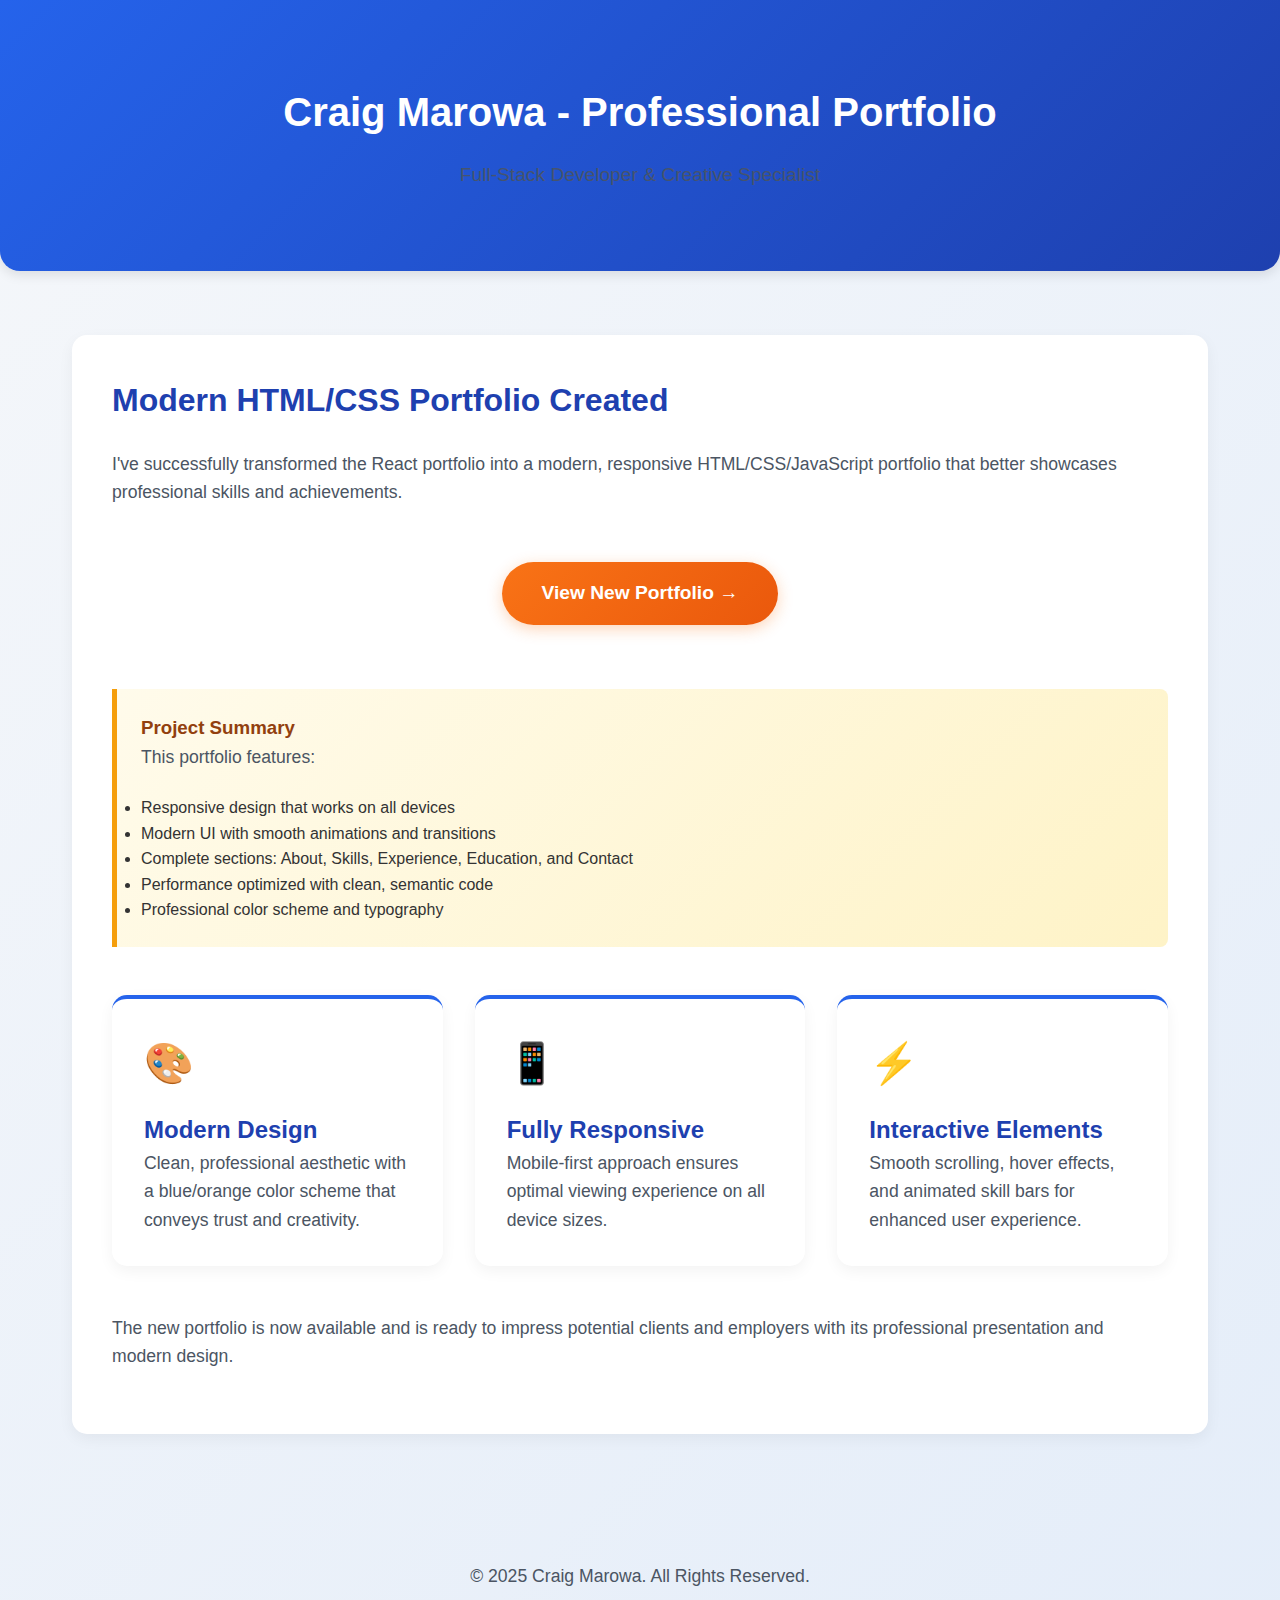
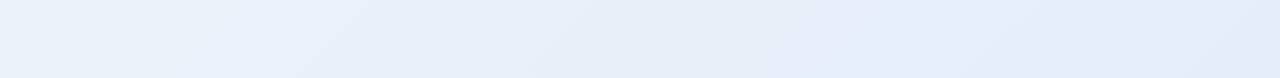
<file: NEW_PORTFOLIO.html>
<!DOCTYPE html>
<html lang="en">
  <head>
    <meta charset="UTF-8" />
    <meta http-equiv="refresh" content="0; url=landing.html" />
    <meta name="viewport" content="width=device-width, initial-scale=1.0" />
    <title>Redirecting to Portfolio...</title>
    <style>
      body {
        font-family: Arial, sans-serif;
        display: flex;
        justify-content: center;
        align-items: center;
        height: 100vh;
        margin: 0;
        background: linear-gradient(135deg, #f5f7fa 0%, #e4edf9 100%);
      }
      .redirect-message {
        text-align: center;
        background: white;
        padding: 2.5rem;
        border-radius: 15px;
        box-shadow: 0 10px 25px rgba(0, 0, 0, 0.1);
        max-width: 500px;
      }
      h1 {
        color: #1e40af;
        margin-bottom: 1rem;
      }
      p {
        color: #4b5563;
        font-size: 1.1rem;
        margin-bottom: 1.5rem;
      }
      a {
        color: #2563eb;
        text-decoration: none;
        font-weight: 600;
        padding: 0.75rem 1.5rem;
        background: linear-gradient(135deg, #2563eb, #1e40af);
        color: white;
        border-radius: 50px;
        transition: all 0.3s ease;
        display: inline-block;
      }
      a:hover {
        transform: translateY(-3px);
        box-shadow: 0 5px 15px rgba(37, 99, 235, 0.3);
      }
    </style>
  </head>
  <body>
    <div class="redirect-message">
      <h1>Portfolio Update</h1>
      <p>
        This React portfolio has been transformed into a modern
        HTML/CSS/JavaScript portfolio.
      </p>
      <p>You will be redirected automatically, or click the button below:</p>
      <a href="/portifolio/landing.html">View New Portfolio</a>
    </div>
  </body>
</html>
</file>
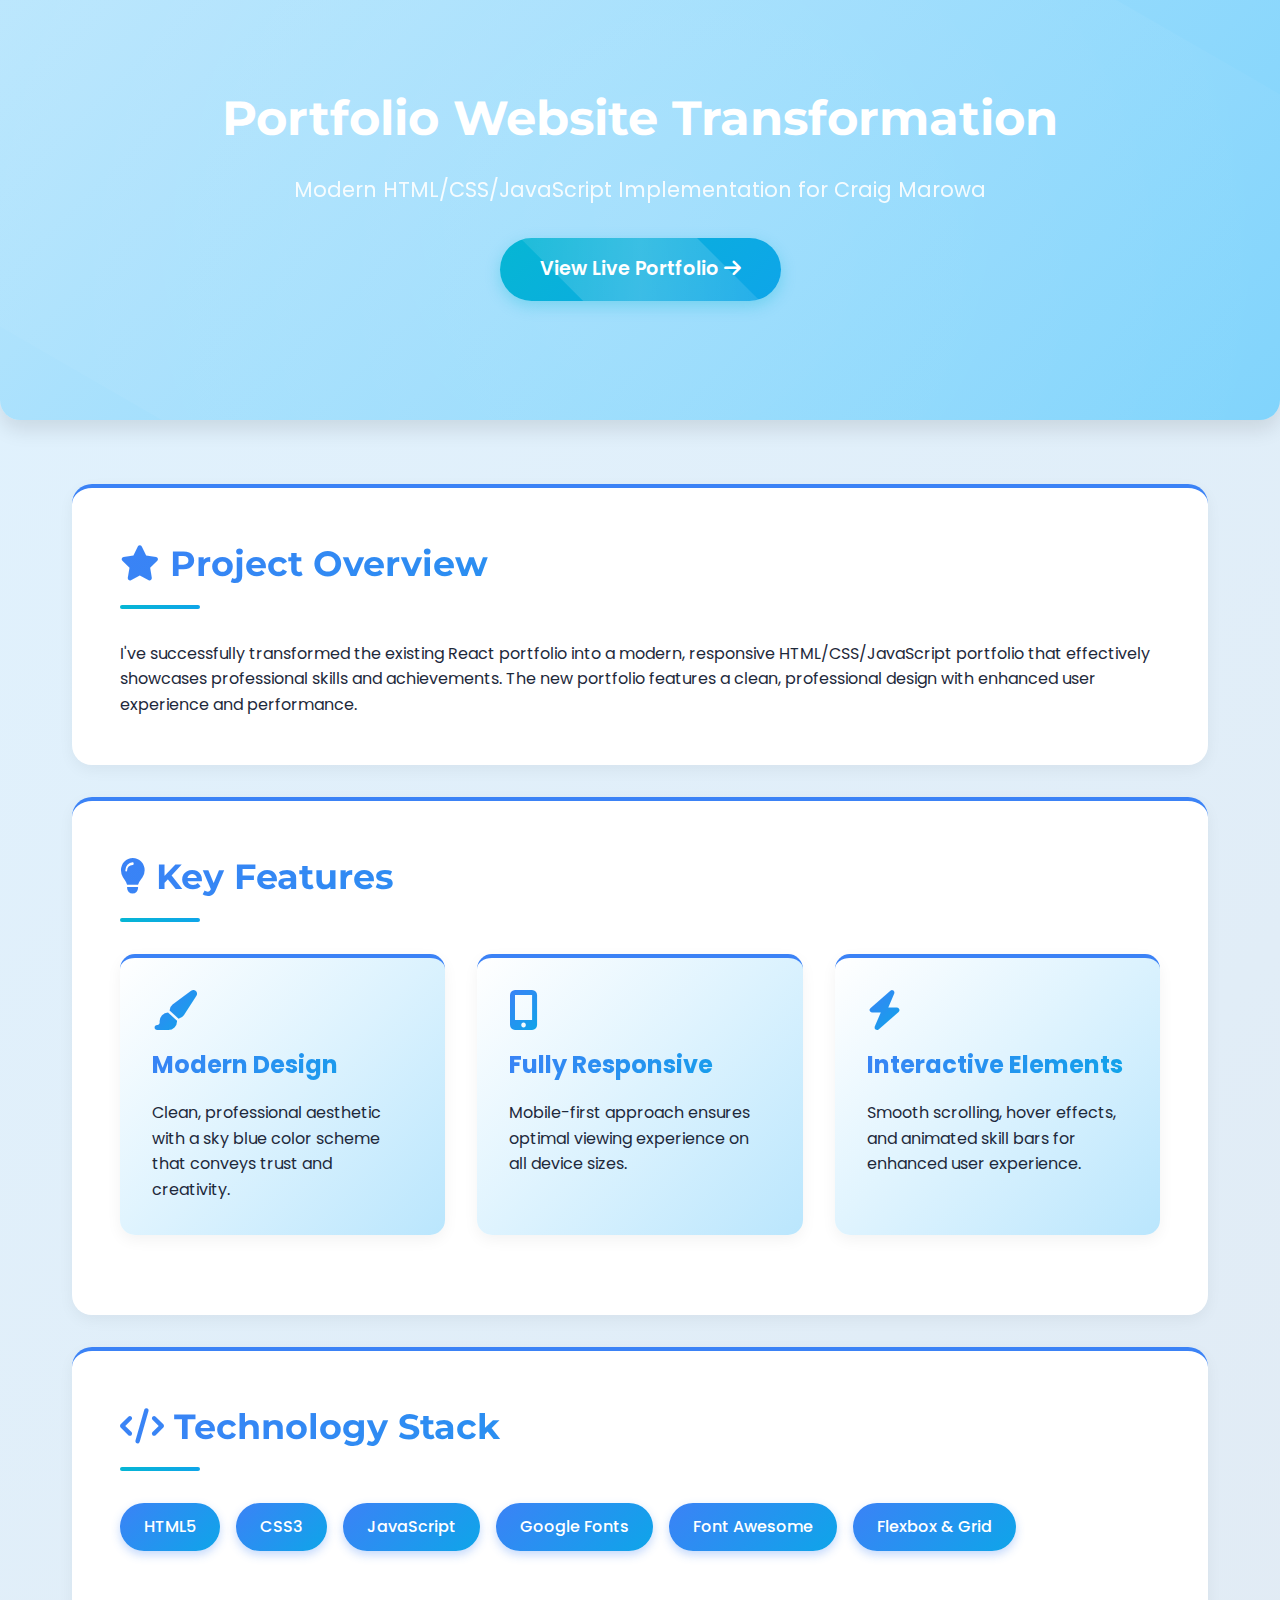
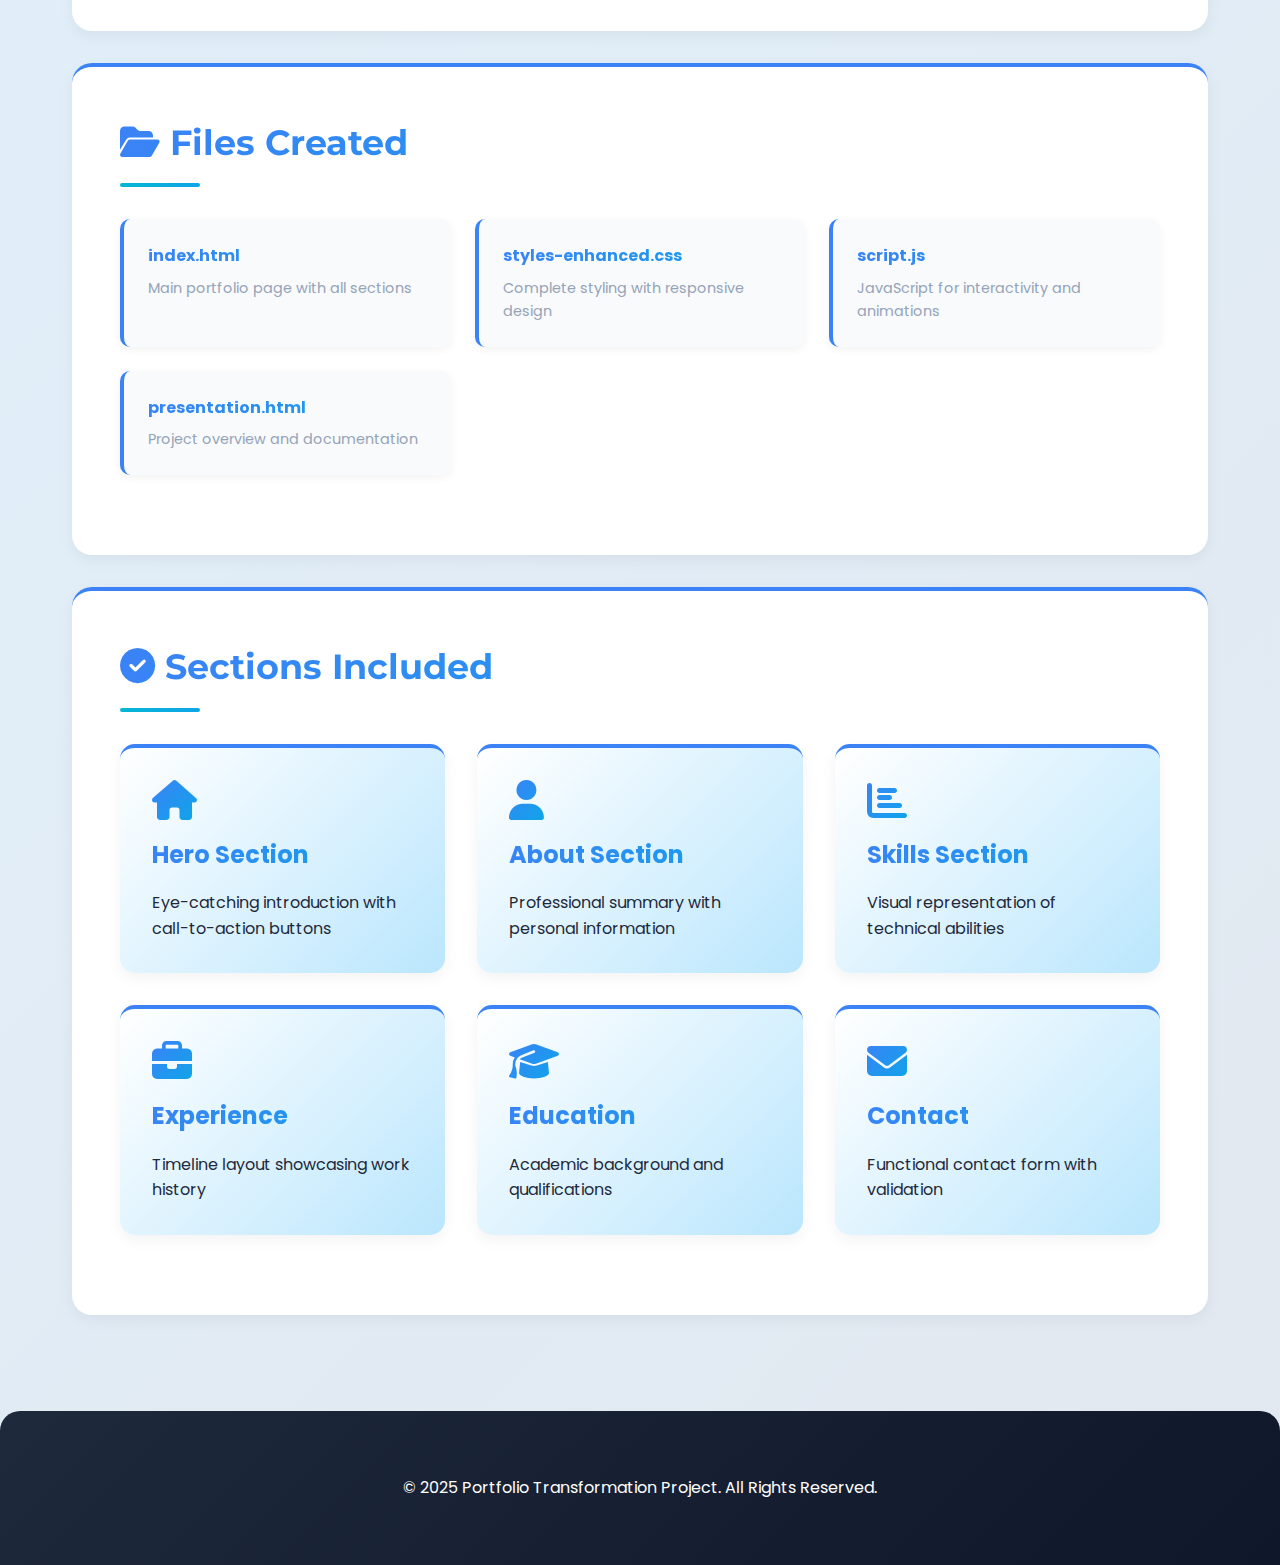
<file: presentation-enhanced.html>
<!DOCTYPE html>
<html lang="en">
  <head>
    <meta charset="UTF-8" />
    <meta name="viewport" content="width=device-width, initial-scale=1.0" />
    <title>Portfolio Presentation - Craig Marowa</title>
    <link
      href="https://fonts.googleapis.com/css2?family=Poppins:wght@300;400;500;600;700&family=Montserrat:wght@700;800&display=swap"
      rel="stylesheet"
    />
    <link
      rel="stylesheet"
      href="https://cdnjs.cloudflare.com/ajax/libs/font-awesome/6.4.0/css/all.min.css"
    />
    <style>
      :root {
        --primary: #3b82f6; /* Sky blue */
        --secondary: #0ea5e9; /* Light blue */
        --accent: #06b6d4; /* Cyan */
        --gradient-start: #bae6fd; /* Light sky blue */
        --gradient-end: #7dd3fc; /* Medium sky blue */
        --gradient-light: #e0f2fe; /* Very light sky blue */
        --gradient-dark: #0284c7; /* Dark sky blue */
        --dark: #1e293b;
        --light: #f8fafc;
        --gray: #94a3b8;
        --transition: all 0.3s ease;
      }

      * {
        margin: 0;
        padding: 0;
        box-sizing: border-box;
      }

      body {
        font-family: "Poppins", sans-serif;
        line-height: 1.6;
        color: var(--dark);
        background: linear-gradient(
          135deg,
          var(--gradient-light) 0%,
          #e2e8f0 100%
        );
        min-height: 100vh;
      }

      .container {
        max-width: 1200px;
        margin: 0 auto;
        padding: 2rem;
      }

      header {
        text-align: center;
        padding: 3rem 0;
        background: linear-gradient(
          135deg,
          var(--gradient-start),
          var(--gradient-end)
        );
        color: white;
        border-radius: 0 0 20px 20px;
        margin-bottom: 2rem;
        box-shadow: 0 10px 20px rgba(0, 0, 0, 0.1);
        position: relative;
        overflow: hidden;
      }

      header::before {
        content: "";
        position: absolute;
        top: -50%;
        left: -50%;
        width: 200%;
        height: 200%;
        background: radial-gradient(
          circle,
          rgba(255, 255, 255, 0.1) 0%,
          rgba(255, 255, 255, 0) 70%
        );
        transform: rotate(30deg);
      }

      h1 {
        font-family: "Montserrat", sans-serif;
        font-size: 3rem;
        margin-bottom: 1rem;
        position: relative;
      }

      .subtitle {
        font-size: 1.3rem;
        opacity: 0.9;
        max-width: 700px;
        margin: 0 auto;
        position: relative;
      }

      .hero-btn {
        display: inline-block;
        background: linear-gradient(135deg, var(--accent), var(--secondary));
        color: white;
        padding: 1rem 2.5rem;
        font-size: 1.2rem;
        font-weight: 600;
        text-decoration: none;
        border-radius: 50px;
        margin: 2rem 0;
        transition: var(--transition);
        box-shadow: 0 5px 15px rgba(6, 182, 212, 0.3);
        position: relative;
        overflow: hidden;
        border: none;
        cursor: pointer;
      }

      .hero-btn:hover {
        transform: translateY(-5px);
        box-shadow: 0 10px 25px rgba(6, 182, 212, 0.4);
      }

      .hero-btn::before {
        content: "";
        position: absolute;
        top: -50%;
        left: -50%;
        width: 200%;
        height: 200%;
        background: linear-gradient(
          45deg,
          transparent,
          rgba(255, 255, 255, 0.2),
          transparent
        );
        transform: rotate(45deg);
        transition: all 0.6s ease;
      }

      .hero-btn:hover::before {
        transform: translateX(100%) translateY(100%) rotate(45deg);
      }

      .content-section {
        background: white;
        border-radius: 20px;
        padding: 3rem;
        margin-bottom: 2rem;
        box-shadow: 0 5px 15px rgba(0, 0, 0, 0.05);
        border-top: 4px solid var(--primary);
      }

      h2 {
        font-family: "Montserrat", sans-serif;
        color: var(--primary);
        font-size: 2.2rem;
        margin-bottom: 2rem;
        position: relative;
        padding-bottom: 1rem;
        background: linear-gradient(135deg, var(--primary), var(--secondary));
        -webkit-background-clip: text;
        -webkit-text-fill-color: transparent;
        background-clip: text;
      }

      h2::after {
        content: "";
        position: absolute;
        bottom: 0;
        left: 0;
        width: 80px;
        height: 4px;
        background: linear-gradient(90deg, var(--accent), var(--secondary));
        border-radius: 2px;
      }

      .features-grid {
        display: grid;
        grid-template-columns: repeat(auto-fit, minmax(300px, 1fr));
        gap: 2rem;
        margin: 2rem 0;
      }

      .feature-card {
        background: linear-gradient(135deg, white, var(--gradient-start));
        padding: 2rem;
        border-radius: 15px;
        transition: var(--transition);
        border-top: 4px solid var(--primary);
        box-shadow: 0 5px 15px rgba(0, 0, 0, 0.05);
      }

      .feature-card:hover {
        transform: translateY(-10px);
        box-shadow: 0 15px 30px rgba(0, 0, 0, 0.1);
      }

      .feature-card i {
        font-size: 2.5rem;
        color: var(--primary);
        margin-bottom: 1rem;
        background: linear-gradient(135deg, var(--primary), var(--secondary));
        -webkit-background-clip: text;
        -webkit-text-fill-color: transparent;
        background-clip: text;
      }

      .feature-card h3 {
        font-size: 1.5rem;
        margin-bottom: 1rem;
        color: var(--secondary);
        background: linear-gradient(135deg, var(--primary), var(--secondary));
        -webkit-background-clip: text;
        -webkit-text-fill-color: transparent;
        background-clip: text;
      }

      .tech-stack {
        display: flex;
        flex-wrap: wrap;
        gap: 1rem;
        margin: 2rem 0;
      }

      .tech-item {
        background: linear-gradient(135deg, var(--primary), var(--secondary));
        color: white;
        padding: 0.7rem 1.5rem;
        border-radius: 50px;
        font-weight: 500;
        box-shadow: 0 4px 10px rgba(59, 130, 246, 0.3);
        transition: var(--transition);
      }

      .tech-item:hover {
        transform: translateY(-3px);
        box-shadow: 0 6px 15px rgba(59, 130, 246, 0.4);
      }

      .files-grid {
        display: grid;
        grid-template-columns: repeat(auto-fit, minmax(250px, 1fr));
        gap: 1.5rem;
        margin: 2rem 0;
      }

      .file-card {
        background: var(--light);
        padding: 1.5rem;
        border-radius: 10px;
        transition: var(--transition);
        border-left: 4px solid var(--primary);
        box-shadow: 0 3px 10px rgba(0, 0, 0, 0.05);
      }

      .file-card:hover {
        transform: translateY(-5px);
        box-shadow: 0 8px 20px rgba(0, 0, 0, 0.1);
      }

      .file-card h4 {
        color: var(--secondary);
        margin-bottom: 0.5rem;
        background: linear-gradient(135deg, var(--primary), var(--secondary));
        -webkit-background-clip: text;
        -webkit-text-fill-color: transparent;
        background-clip: text;
      }

      .file-card p {
        color: var(--gray);
        font-size: 0.9rem;
      }

      footer {
        text-align: center;
        padding: 2rem;
        color: var(--gray);
        font-size: 1rem;
        margin-top: 2rem;
        background: linear-gradient(135deg, var(--dark), #0f172a);
        color: white;
        border-radius: 20px 20px 0 0;
      }

      @media (max-width: 768px) {
        .container {
          padding: 1rem;
        }

        h1 {
          font-size: 2.2rem;
        }

        .subtitle {
          font-size: 1.1rem;
        }

        .content-section {
          padding: 1.5rem;
        }

        h2 {
          font-size: 1.8rem;
        }
      }
    </style>
  </head>
  <body>
    <header>
      <div class="container">
        <h1>Portfolio Website Transformation</h1>
        <p class="subtitle">
          Modern HTML/CSS/JavaScript Implementation for Craig Marowa
        </p>
        <a href="index-enhanced.html" class="hero-btn"
          >View Live Portfolio <i class="fas fa-arrow-right"></i
        ></a>
      </div>
    </header>

    <div class="container">
      <section class="content-section">
        <h2><i class="fas fa-star"></i> Project Overview</h2>
        <p>
          I've successfully transformed the existing React portfolio into a
          modern, responsive HTML/CSS/JavaScript portfolio that effectively
          showcases professional skills and achievements. The new portfolio
          features a clean, professional design with enhanced user experience
          and performance.
        </p>
      </section>

      <section class="content-section">
        <h2><i class="fas fa-lightbulb"></i> Key Features</h2>
        <div class="features-grid">
          <div class="feature-card">
            <i class="fas fa-paint-brush"></i>
            <h3>Modern Design</h3>
            <p>
              Clean, professional aesthetic with a sky blue color scheme that
              conveys trust and creativity.
            </p>
          </div>
          <div class="feature-card">
            <i class="fas fa-mobile-alt"></i>
            <h3>Fully Responsive</h3>
            <p>
              Mobile-first approach ensures optimal viewing experience on all
              device sizes.
            </p>
          </div>
          <div class="feature-card">
            <i class="fas fa-bolt"></i>
            <h3>Interactive Elements</h3>
            <p>
              Smooth scrolling, hover effects, and animated skill bars for
              enhanced user experience.
            </p>
          </div>
        </div>
      </section>

      <section class="content-section">
        <h2><i class="fas fa-code"></i> Technology Stack</h2>
        <div class="tech-stack">
          <div class="tech-item">HTML5</div>
          <div class="tech-item">CSS3</div>
          <div class="tech-item">JavaScript</div>
          <div class="tech-item">Google Fonts</div>
          <div class="tech-item">Font Awesome</div>
          <div class="tech-item">Flexbox & Grid</div>
        </div>
      </section>

      <section class="content-section">
        <h2><i class="fas fa-folder-open"></i> Files Created</h2>
        <div class="files-grid">
          <div class="file-card">
            <h4>index.html</h4>
            <p>Main portfolio page with all sections</p>
          </div>
          <div class="file-card">
            <h4>styles-enhanced.css</h4>
            <p>Complete styling with responsive design</p>
          </div>
          <div class="file-card">
            <h4>script.js</h4>
            <p>JavaScript for interactivity and animations</p>
          </div>
          <div class="file-card">
            <h4>presentation.html</h4>
            <p>Project overview and documentation</p>
          </div>
        </div>
      </section>

      <section class="content-section">
        <h2><i class="fas fa-check-circle"></i> Sections Included</h2>
        <div class="features-grid">
          <div class="feature-card">
            <i class="fas fa-home"></i>
            <h3>Hero Section</h3>
            <p>Eye-catching introduction with call-to-action buttons</p>
          </div>
          <div class="feature-card">
            <i class="fas fa-user"></i>
            <h3>About Section</h3>
            <p>Professional summary with personal information</p>
          </div>
          <div class="feature-card">
            <i class="fas fa-chart-bar"></i>
            <h3>Skills Section</h3>
            <p>Visual representation of technical abilities</p>
          </div>
          <div class="feature-card">
            <i class="fas fa-briefcase"></i>
            <h3>Experience</h3>
            <p>Timeline layout showcasing work history</p>
          </div>
          <div class="feature-card">
            <i class="fas fa-graduation-cap"></i>
            <h3>Education</h3>
            <p>Academic background and qualifications</p>
          </div>
          <div class="feature-card">
            <i class="fas fa-envelope"></i>
            <h3>Contact</h3>
            <p>Functional contact form with validation</p>
          </div>
        </div>
      </section>
    </div>

    <footer>
      <div class="container">
        <p>© 2025 Portfolio Transformation Project. All Rights Reserved.</p>
      </div>
    </footer>
  </body>
</html>
</file>
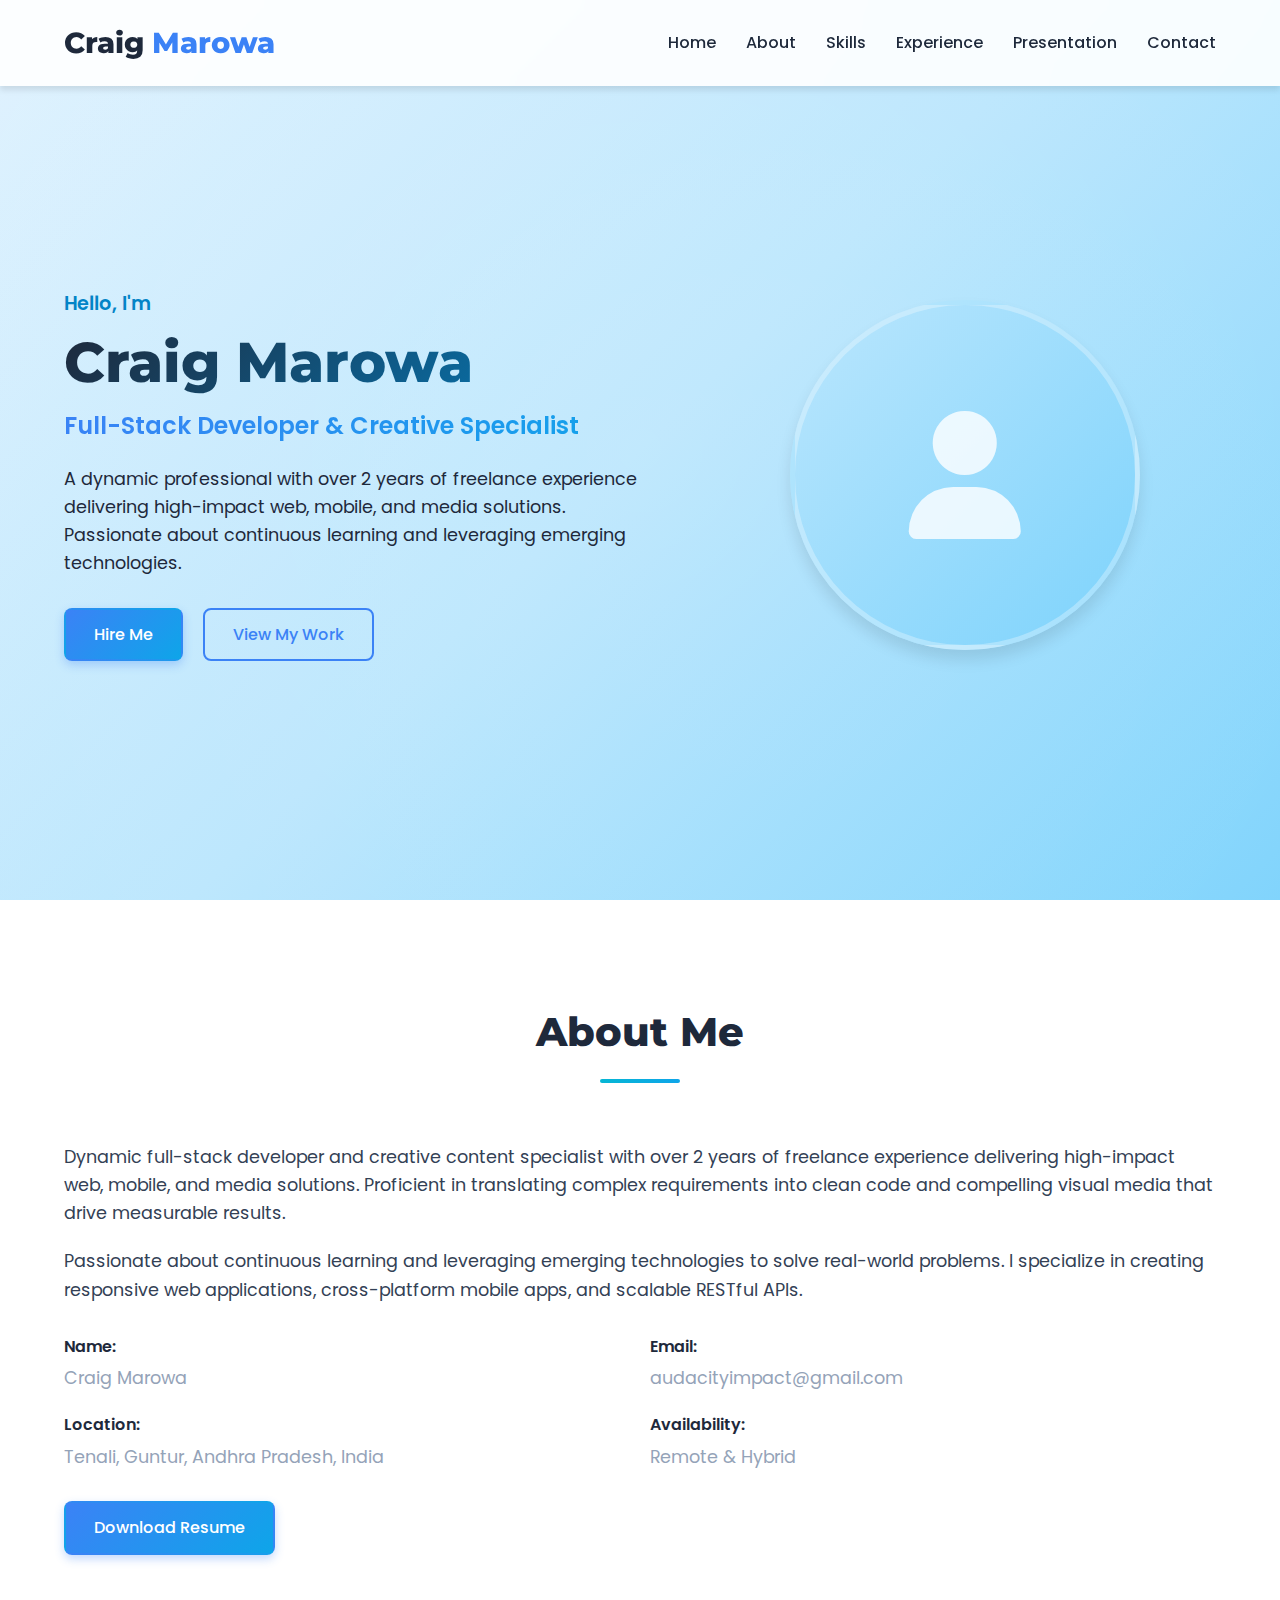
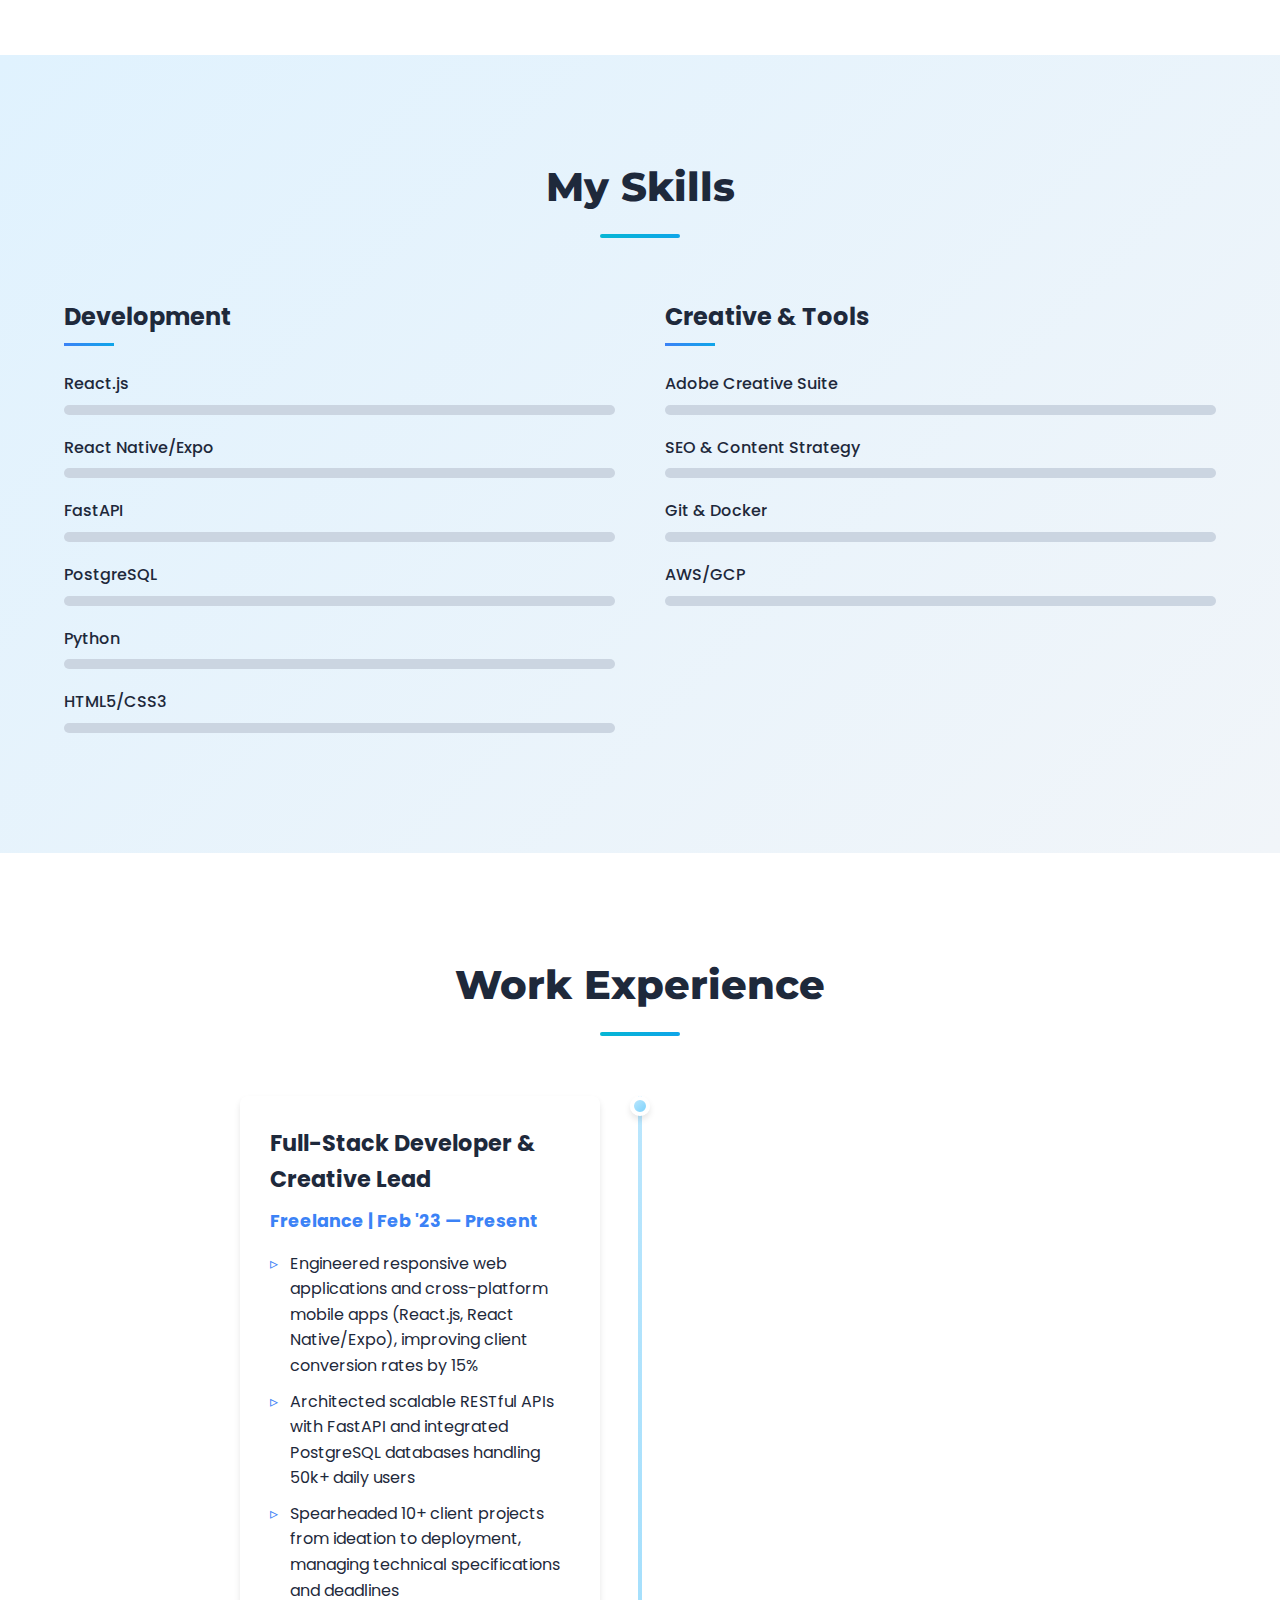
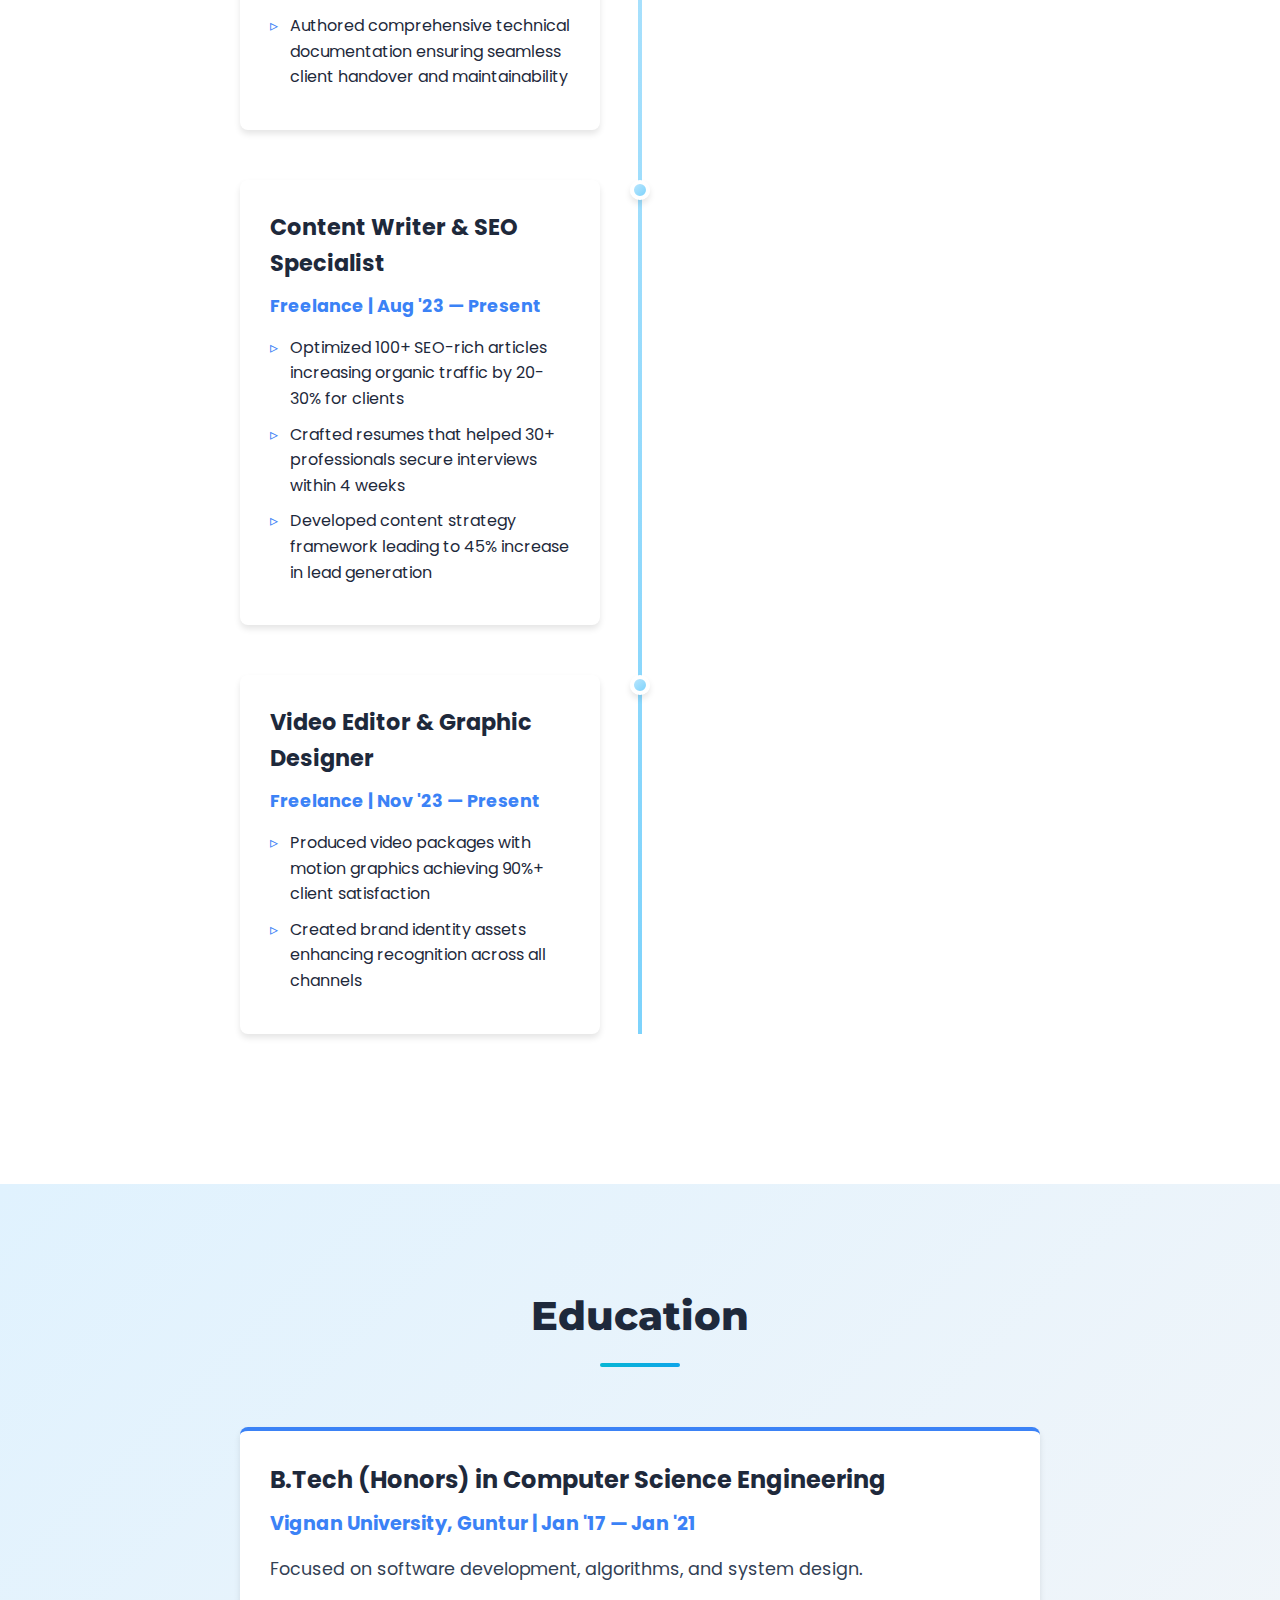
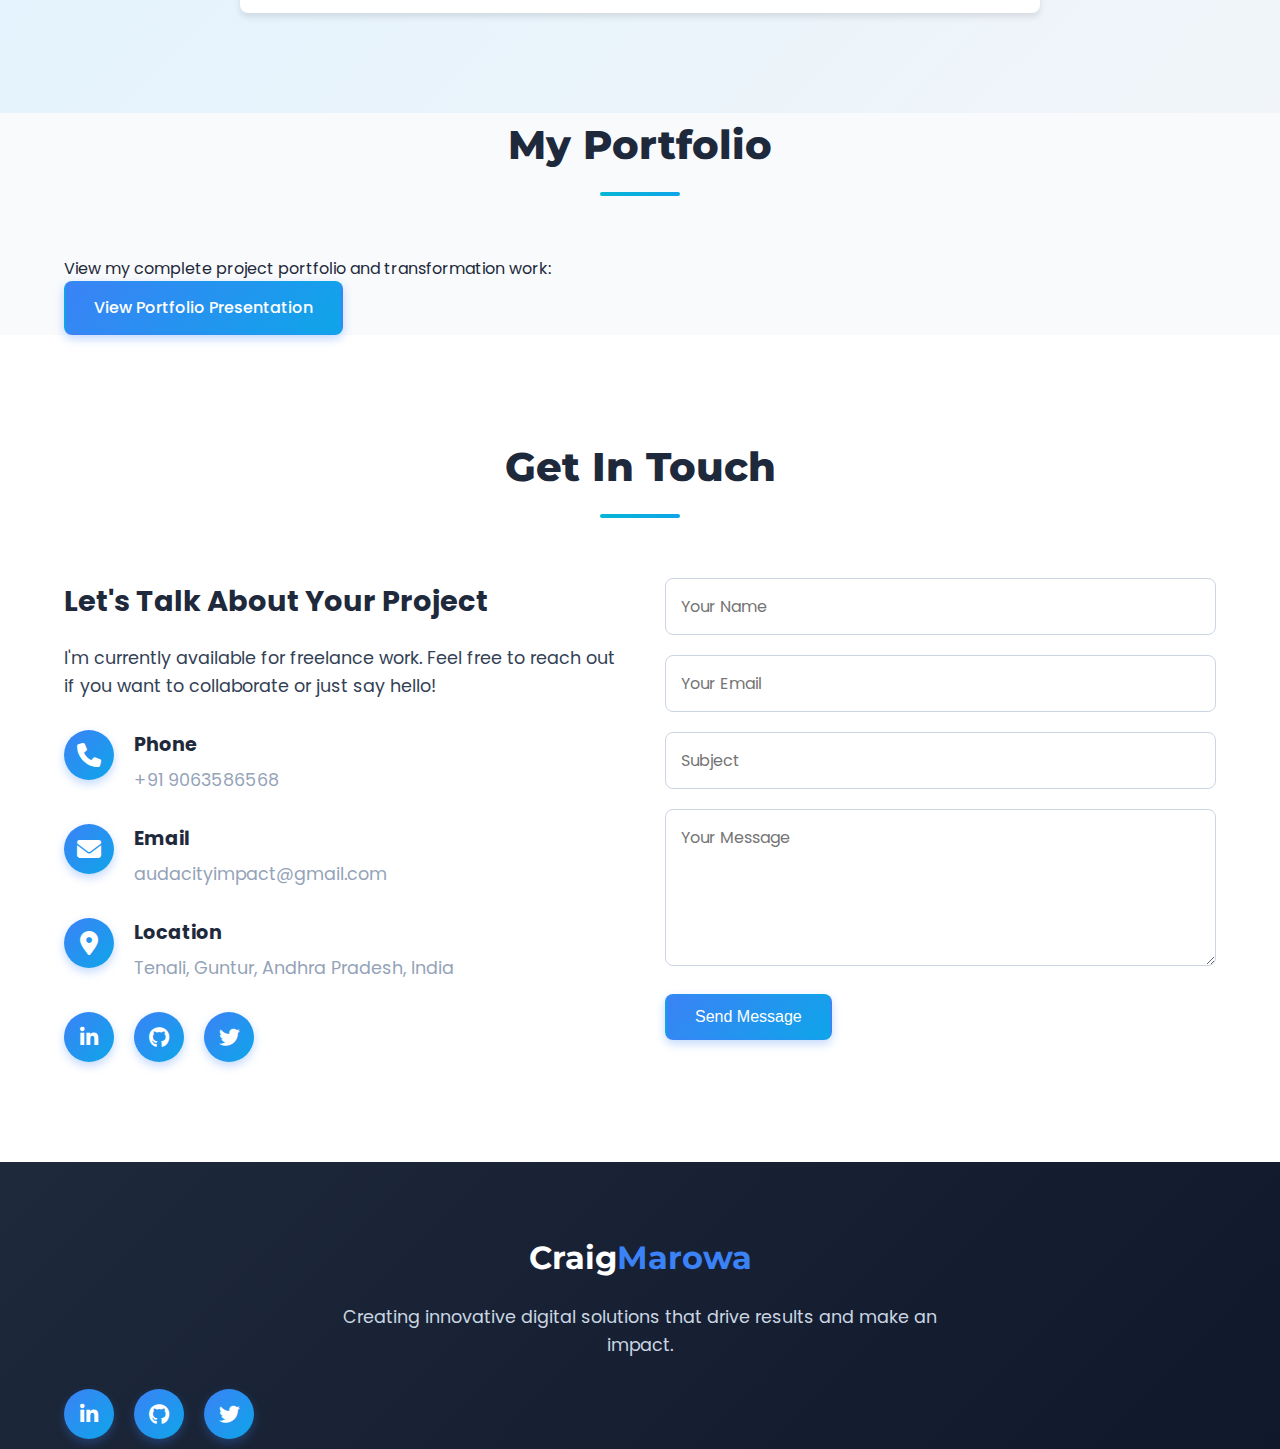
<file: redirect.html>
<!DOCTYPE html>
<html lang="en">
  <head>
    <meta charset="UTF-8" />
    <meta http-equiv="refresh" content="0; url=index.html" />
    <meta name="viewport" content="width=device-width, initial-scale=1.0" />
    <title>Redirecting to Portfolio...</title>
    <style>
      body {
        font-family: Arial, sans-serif;
        display: flex;
        justify-content: center;
        align-items: center;
        height: 100vh;
        margin: 0;
        background-color: #f0f2f5;
      }
      .redirect-message {
        text-align: center;
        background: white;
        padding: 2rem;
        border-radius: 8px;
        box-shadow: 0 2px 10px rgba(0, 0, 0, 0.1);
      }
      a {
        color: #1877f2;
        text-decoration: none;
      }
      a:hover {
        text-decoration: underline;
      }
    </style>
  </head>
  <body>
    <div class="redirect-message">
      <h1>Redirecting...</h1>
      <p>
        If you are not redirected automatically,
        <a href="/portifolio/index.html">click here</a> to view the portfolio.
      </p>
    </div>
  </body>
</html>
</file>
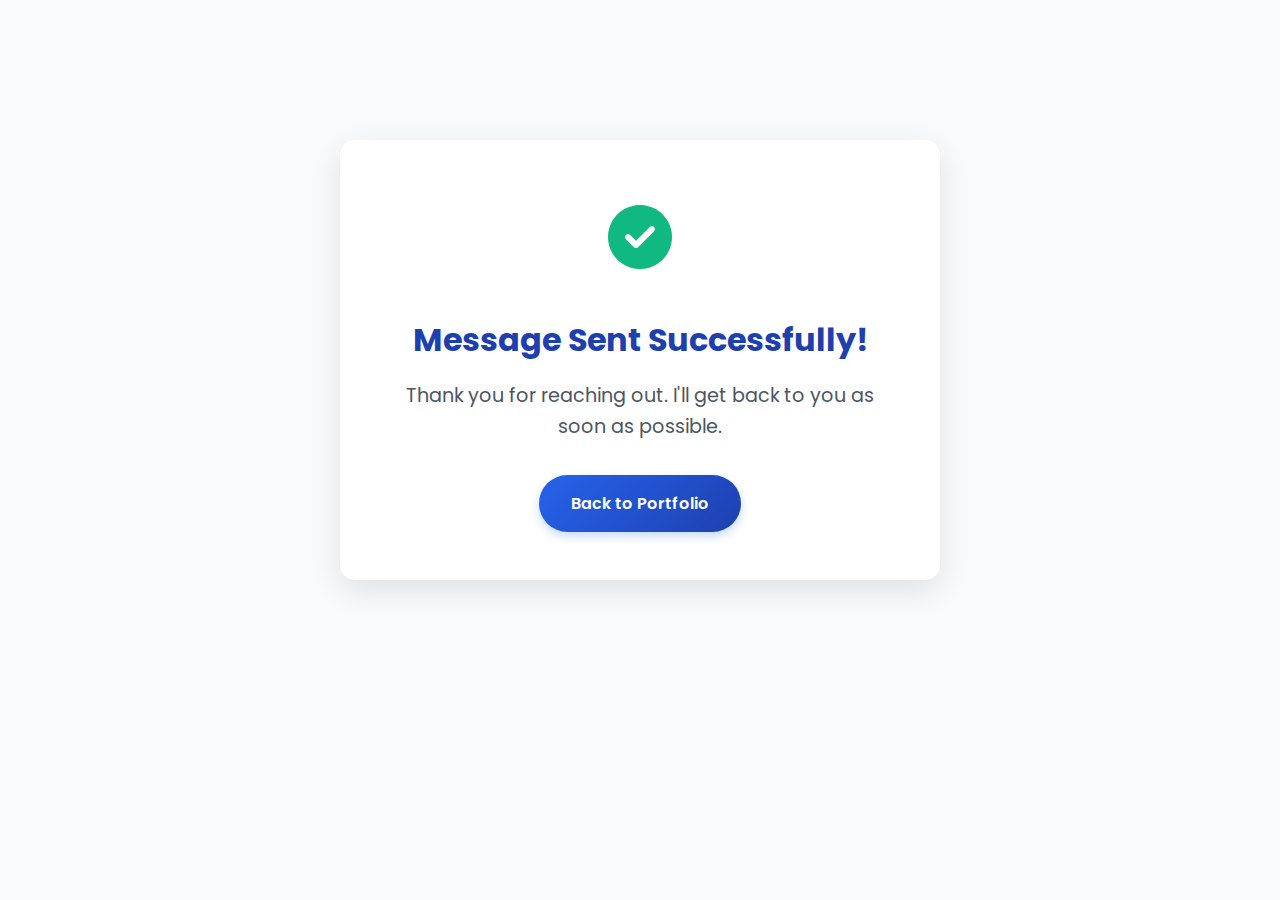
<file: success.html>
<!DOCTYPE html>
<html lang="en">
  <head>
    <meta charset="UTF-8" />
    <meta name="viewport" content="width=device-width, initial-scale=1.0" />
    <title>Message Sent - Craig Marowa</title>
    <link rel="stylesheet" href="styles-enhanced.css" />
    <link
      href="https://fonts.googleapis.com/css2?family=Poppins:wght@300;400;500;600;700&family=Montserrat:wght@700;800&display=swap"
      rel="stylesheet"
    />
    <link
      rel="stylesheet"
      href="https://cdnjs.cloudflare.com/ajax/libs/font-awesome/6.4.0/css/all.min.css"
    />
    <style>
      .success-container {
        display: flex;
        justify-content: center;
        align-items: center;
        min-height: 80vh;
        text-align: center;
      }

      .success-card {
        background: white;
        padding: 3rem;
        border-radius: 15px;
        box-shadow: 0 10px 30px rgba(0, 0, 0, 0.1);
        max-width: 600px;
        margin: 2rem;
      }

      .success-icon {
        font-size: 4rem;
        color: #10b981;
        margin-bottom: 1.5rem;
      }

      .success-card h1 {
        color: #1e40af;
        margin-bottom: 1rem;
      }

      .success-card p {
        font-size: 1.2rem;
        color: #4b5563;
        margin-bottom: 2rem;
      }

      .btn {
        display: inline-block;
        padding: 1rem 2rem;
        border-radius: 50px;
        text-decoration: none;
        font-weight: 600;
        transition: all 0.3s ease;
        border: none;
        cursor: pointer;
      }

      .primary-btn {
        background: linear-gradient(135deg, #2563eb, #1e40af);
        color: white;
      }

      .primary-btn:hover {
        transform: translateY(-3px);
        box-shadow: 0 10px 20px rgba(37, 99, 235, 0.3);
      }
    </style>
  </head>
  <body>
    <div class="success-container">
      <div class="success-card">
        <div class="success-icon">
          <i class="fas fa-check-circle"></i>
        </div>
        <h1>Message Sent Successfully!</h1>
        <p>
          Thank you for reaching out. I'll get back to you as soon as possible.
        </p>
        <a href="index-enhanced.html" class="btn primary-btn"
          >Back to Portfolio</a
        >
      </div>
    </div>
  </body>
</html>
</file>
<file: styles-enhanced.css>
/* ====== Global Styles ====== */
:root {
  --primary-color: #3b82f6; /* Sky blue */
  --secondary-color: #0ea5e9; /* Light blue */
  --accent-color: #06b6d4; /* Cyan */
  --gradient-start: #bae6fd; /* Light sky blue */
  --gradient-end: #7dd3fc; /* Medium sky blue */
  --gradient-light: #e0f2fe; /* Very light sky blue */
  --gradient-dark: #0284c7; /* Dark sky blue */
  --dark-color: #1e293b;
  --light-color: #f8fafc;
  --gray-color: #94a3b8;
  --transition: all 0.3s ease;
  --shadow: 0 4px 6px rgba(0, 0, 0, 0.1);
  --shadow-lg: 0 10px 15px rgba(0, 0, 0, 0.1);
  --border-radius: 8px;
  --font-primary: "Poppins", sans-serif;
  --font-secondary: "Montserrat", sans-serif;
}

* {
  margin: 0;
  padding: 0;
  box-sizing: border-box;
}

html {
  scroll-behavior: smooth;
}

body {
  font-family: var(--font-primary);
  line-height: 1.6;
  color: var(--dark-color);
  background-color: var(--light-color);
  overflow-x: hidden;
}

.container {
  width: 90%;
  max-width: 1200px;
  margin: 0 auto;
}

a {
  text-decoration: none;
  color: var(--dark-color);
}

ul {
  list-style: none;
}

img {
  width: 100%;
  display: block;
}

.btn {
  display: inline-block;
  padding: 12px 28px;
  border-radius: var(--border-radius);
  font-weight: 500;
  font-size: 1rem;
  transition: var(--transition);
  cursor: pointer;
  border: none;
  outline: none;
}

.primary-btn {
  background: linear-gradient(
    135deg,
    var(--primary-color),
    var(--secondary-color)
  );
  color: white;
  border: 2px solid transparent;
  box-shadow: 0 4px 10px rgba(59, 130, 246, 0.3);
}

.primary-btn:hover {
  background: transparent;
  color: var(--primary-color);
  border: 2px solid var(--primary-color);
  transform: translateY(-3px);
  box-shadow: var(--shadow-lg);
}

.secondary-btn {
  background: transparent;
  color: var(--primary-color);
  border: 2px solid var(--primary-color);
}

.secondary-btn:hover {
  background: linear-gradient(
    135deg,
    var(--primary-color),
    var(--secondary-color)
  );
  color: white;
  transform: translateY(-3px);
  box-shadow: var(--shadow-lg);
}

.section-title {
  text-align: center;
  margin-bottom: 60px;
}

.section-title h2 {
  font-family: var(--font-secondary);
  font-size: 2.5rem;
  font-weight: 800;
  color: var(--dark-color);
  position: relative;
  display: inline-block;
}

.underline {
  width: 80px;
  height: 4px;
  background: linear-gradient(
    90deg,
    var(--accent-color),
    var(--secondary-color)
  );
  margin: 15px auto;
  border-radius: 2px;
}

/* ====== Header & Navigation ====== */
header {
  position: fixed;
  top: 0;
  left: 0;
  width: 100%;
  z-index: 1000;
  background: rgba(255, 255, 255, 0.9);
  box-shadow: var(--shadow);
  padding: 20px 0;
  transition: var(--transition);
  backdrop-filter: blur(10px);
}

.navbar {
  display: flex;
  justify-content: space-between;
  align-items: center;
}

.nav-logo h2 {
  font-family: var(--font-secondary);
  font-size: 1.8rem;
  font-weight: 800;
}

.nav-logo span {
  color: var(--primary-color);
}

.nav-links {
  display: flex;
  gap: 30px;
}

.nav-links a {
  font-weight: 500;
  position: relative;
  padding: 5px 0;
  color: var(--dark-color);
}

.nav-links a::after {
  content: "";
  position: absolute;
  bottom: 0;
  left: 0;
  width: 0;
  height: 2px;
  background: linear-gradient(
    90deg,
    var(--primary-color),
    var(--secondary-color)
  );
  transition: var(--transition);
}

.nav-links a:hover::after,
.nav-links a.active::after {
  width: 100%;
}

.nav-links a:hover {
  color: var(--primary-color);
}

.hamburger {
  display: none;
  flex-direction: column;
  cursor: pointer;
}

.hamburger span {
  width: 25px;
  height: 3px;
  background: var(--dark-color);
  margin: 3px 0;
  transition: var(--transition);
  border-radius: 2px;
}

/* ====== Hero Section ====== */
.hero {
  padding: 150px 0 100px;
  min-height: 100vh;
  display: flex;
  align-items: center;
  background: linear-gradient(
    135deg,
    var(--gradient-light) 0%,
    var(--gradient-start) 50%,
    var(--gradient-end) 100%
  );
  position: relative;
  overflow: hidden;
}

.hero::before {
  content: "";
  position: absolute;
  top: -50%;
  left: -50%;
  width: 200%;
  height: 200%;
  background: radial-gradient(
    circle,
    rgba(255, 255, 255, 0.1) 0%,
    rgba(255, 255, 255, 0) 70%
  );
  transform: rotate(30deg);
}

.hero .container {
  display: flex;
  align-items: center;
  justify-content: space-between;
  gap: 50px;
  position: relative;
  z-index: 2;
}

.hero-content h4 {
  font-size: 1.2rem;
  color: var(--gradient-dark);
  margin-bottom: 10px;
  font-weight: 600;
}

.hero-content h1 {
  font-family: var(--font-secondary);
  font-size: 3.5rem;
  font-weight: 800;
  margin-bottom: 10px;
  line-height: 1.2;
  color: var(--dark-color);
  background: linear-gradient(135deg, var(--dark-color), var(--gradient-dark));
  -webkit-background-clip: text;
  -webkit-text-fill-color: transparent;
  background-clip: text;
}

.hero-content h2 {
  font-size: 1.5rem;
  font-weight: 600;
  color: var(--gray-color);
  margin-bottom: 20px;
}

.hero-content p {
  font-size: 1.1rem;
  margin-bottom: 30px;
  max-width: 600px;
  color: var(--dark-color);
}

.hero-btns {
  display: flex;
  gap: 20px;
}

.hero-img {
  flex: 1;
  display: flex;
  justify-content: center;
}

.img-placeholder {
  width: 350px;
  height: 350px;
  border-radius: 50%;
  background: linear-gradient(
    135deg,
    var(--gradient-start),
    var(--gradient-end)
  );
  border: 5px solid rgba(255, 255, 255, 0.3);
  display: flex;
  align-items: center;
  justify-content: center;
  box-shadow: var(--shadow-lg);
  position: relative;
  overflow: hidden;
}

.img-placeholder::before {
  content: "";
  position: absolute;
  top: -50%;
  left: -50%;
  width: 200%;
  height: 200%;
  background: linear-gradient(
    45deg,
    transparent,
    rgba(255, 255, 255, 0.2),
    transparent
  );
  transform: rotate(45deg);
  animation: shine 3s infinite;
}

.img-placeholder i {
  font-size: 8rem;
  color: white;
  opacity: 0.8;
}

@keyframes shine {
  0% {
    transform: translateX(-100%) translateY(-100%) rotate(45deg);
  }
  100% {
    transform: translateX(100%) translateY(100%) rotate(45deg);
  }
}

/* ====== About Section ====== */
.about {
  padding: 100px 0;
  background-color: white;
}

.about-content {
  display: flex;
  gap: 50px;
  align-items: center;
}

.about-text p {
  margin-bottom: 20px;
  font-size: 1.1rem;
  color: #334155;
}

.info-grid {
  display: grid;
  grid-template-columns: repeat(2, 1fr);
  gap: 20px;
  margin: 30px 0;
}

.info-item h4 {
  font-weight: 600;
  margin-bottom: 5px;
  color: var(--dark-color);
}

.info-item p {
  color: var(--gray-color);
  margin: 0;
}

/* ====== Skills Section ====== */
.skills {
  padding: 100px 0;
  background: linear-gradient(135deg, var(--gradient-light) 0%, #f1f5f9 100%);
}

.skills-content {
  display: grid;
  grid-template-columns: repeat(2, 1fr);
  gap: 50px;
}

.skills-category h3 {
  font-size: 1.5rem;
  margin-bottom: 25px;
  color: var(--dark-color);
  position: relative;
  padding-bottom: 10px;
}

.skills-category h3::after {
  content: "";
  position: absolute;
  bottom: 0;
  left: 0;
  width: 50px;
  height: 3px;
  background: linear-gradient(
    90deg,
    var(--primary-color),
    var(--secondary-color)
  );
}

.skill-bar {
  margin-bottom: 20px;
}

.skill-bar p {
  margin-bottom: 8px;
  font-weight: 500;
}

.progress {
  height: 10px;
  background: #cbd5e1;
  border-radius: 5px;
  overflow: hidden;
}

.progress-fill {
  display: block;
  height: 100%;
  background: linear-gradient(
    90deg,
    var(--gradient-start),
    var(--gradient-end)
  );
  border-radius: 5px;
  position: relative;
  animation: progress-animation 1s ease-in-out forwards;
}

@keyframes progress-animation {
  from {
    width: 0;
  }
}

/* ====== Experience Section ====== */
.experience {
  padding: 100px 0;
  background-color: white;
}

.timeline {
  position: relative;
  max-width: 800px;
  margin: 0 auto;
}

.timeline::before {
  content: "";
  position: absolute;
  top: 0;
  bottom: 0;
  width: 4px;
  background: linear-gradient(
    to bottom,
    var(--gradient-start),
    var(--gradient-end)
  );
  left: 50%;
  margin-left: -2px;
}

.timeline-item {
  position: relative;
  margin-bottom: 50px;
  width: 100%;
}

.timeline-marker {
  position: absolute;
  width: 20px;
  height: 20px;
  border-radius: 50%;
  background: linear-gradient(
    135deg,
    var(--gradient-start),
    var(--gradient-end)
  );
  border: 4px solid white;
  box-shadow: var(--shadow);
  top: 0;
  left: 50%;
  margin-left: -10px;
  z-index: 1;
}

.timeline-content {
  width: 45%;
  padding: 30px;
  background: white;
  border-radius: var(--border-radius);
  box-shadow: var(--shadow);
  transition: var(--transition);
}

.timeline-content:hover {
  transform: translateY(-5px);
  box-shadow: var(--shadow-lg);
}

.timeline-content h3 {
  font-size: 1.4rem;
  margin-bottom: 10px;
  color: var(--dark-color);
}

.timeline-content h4 {
  font-size: 1.1rem;
  color: var(--primary-color);
  margin-bottom: 15px;
}

.timeline-content ul {
  padding-left: 20px;
}

.timeline-content li {
  margin-bottom: 10px;
  position: relative;
}

.timeline-content li::before {
  content: "▹";
  color: var(--primary-color);
  position: absolute;
  left: -20px;
}

.timeline-item:nth-child(odd) .timeline-content {
  left: 0;
  margin-left: 0;
}

.timeline-item:nth-child(even) .timeline-content {
  left: 55%;
}

/* ====== Education Section ====== */
.education {
  padding: 100px 0;
  background: linear-gradient(135deg, var(--gradient-light) 0%, #f1f5f9 100%);
}

.education-item {
  max-width: 800px;
  margin: 0 auto;
  background: white;
  padding: 30px;
  border-radius: var(--border-radius);
  box-shadow: var(--shadow);
  transition: var(--transition);
  border-top: 4px solid var(--primary-color);
}

.education-item:hover {
  transform: translateY(-5px);
  box-shadow: var(--shadow-lg);
}

.education-item h3 {
  font-size: 1.5rem;
  margin-bottom: 10px;
  color: var(--dark-color);
}

.education-item h4 {
  font-size: 1.2rem;
  color: var(--primary-color);
  margin-bottom: 15px;
}

.education-item p {
  font-size: 1.1rem;
  color: #334155;
}

/* ====== Contact Section ====== */
.contact {
  padding: 100px 0;
  background-color: white;
}

.contact-content {
  display: grid;
  grid-template-columns: repeat(2, 1fr);
  gap: 50px;
}

.contact-info h3 {
  font-size: 1.8rem;
  margin-bottom: 20px;
  color: var(--dark-color);
}

.contact-info p {
  font-size: 1.1rem;
  margin-bottom: 30px;
  color: #334155;
}

.contact-item {
  display: flex;
  gap: 20px;
  margin-bottom: 30px;
}

.contact-item i {
  font-size: 1.5rem;
  color: white;
  background: linear-gradient(
    135deg,
    var(--primary-color),
    var(--secondary-color)
  );
  width: 50px;
  height: 50px;
  border-radius: 50%;
  display: flex;
  align-items: center;
  justify-content: center;
  box-shadow: 0 4px 10px rgba(59, 130, 246, 0.3);
}

.contact-item h4 {
  font-size: 1.2rem;
  margin-bottom: 5px;
}

.contact-item p {
  margin: 0;
  color: var(--gray-color);
}

.social-links {
  display: flex;
  gap: 20px;
  margin-top: 30px;
}

.social-links a {
  display: flex;
  align-items: center;
  justify-content: center;
  width: 50px;
  height: 50px;
  border-radius: 50%;
  background: linear-gradient(
    135deg,
    var(--primary-color),
    var(--secondary-color)
  );
  color: white;
  font-size: 1.3rem;
  transition: var(--transition);
  box-shadow: 0 4px 10px rgba(59, 130, 246, 0.3);
}

.social-links a:hover {
  background: linear-gradient(
    135deg,
    var(--secondary-color),
    var(--gradient-dark)
  );
  transform: translateY(-5px);
  box-shadow: 0 6px 15px rgba(59, 130, 246, 0.4);
}

.contact-form .form-group {
  margin-bottom: 20px;
}

.contact-form input,
.contact-form textarea {
  width: 100%;
  padding: 15px;
  border: 1px solid #cbd5e1;
  border-radius: var(--border-radius);
  font-family: var(--font-primary);
  font-size: 1rem;
  transition: var(--transition);
}

.contact-form input:focus,
.contact-form textarea:focus {
  outline: none;
  border-color: var(--primary-color);
  box-shadow: 0 0 0 3px rgba(59, 130, 246, 0.2);
}

/* ====== Footer ====== */
footer {
  background: linear-gradient(135deg, var(--dark-color), #0f172a);
  color: white;
  padding: 70px 0 0;
}

.footer-content {
  text-align: center;
  margin-bottom: 50px;
}

.footer-logo h2 {
  font-family: var(--font-secondary);
  font-size: 2rem;
  margin-bottom: 20px;
}

.footer-logo span {
  color: var(--primary-color);
}

.footer-content p {
  max-width: 600px;
  margin: 0 auto 30px;
  color: #cbd5e1;
  font-size: 1.1rem;
}

.footer-bottom {
  text-align: center;
  padding: 20px 0;
  border-top: 1px solid rgba(255, 255, 255, 0.1);
  color: #94a3b8;
}

/* ====== Responsive Design ====== */
@media (max-width: 992px) {
  .hero .container {
    flex-direction: column-reverse;
    text-align: center;
  }

  .hero-content p {
    margin: 0 auto 30px;
  }

  .hero-btns {
    justify-content: center;
  }

  .about-content {
    flex-direction: column;
  }

  .skills-content {
    grid-template-columns: 1fr;
  }

  .timeline::before {
    left: 30px;
  }

  .timeline-marker {
    left: 30px;
  }

  .timeline-content {
    width: calc(100% - 80px);
    margin-left: 80px;
  }

  .timeline-item:nth-child(even) .timeline-content {
    left: 0;
  }

  .contact-content {
    grid-template-columns: 1fr;
  }
}

@media (max-width: 768px) {
  .hamburger {
    display: flex;
  }

  .nav-links {
    position: fixed;
    top: 80px;
    left: -100%;
    width: 100%;
    height: calc(100vh - 80px);
    background: white;
    flex-direction: column;
    align-items: center;
    padding-top: 50px;
    transition: var(--transition);
    box-shadow: 0 10px 15px rgba(0, 0, 0, 0.1);
  }

  .nav-links.active {
    left: 0;
  }

  .hero {
    padding: 120px 0 80px;
  }

  .hero-content h1 {
    font-size: 2.8rem;
  }

  .hero-content h2 {
    font-size: 1.3rem;
  }

  .img-placeholder {
    width: 280px;
    height: 280px;
  }

  .info-grid {
    grid-template-columns: 1fr;
  }

  .section-title h2 {
    font-size: 2rem;
  }
}

@media (max-width: 576px) {
  .hero-btns {
    flex-direction: column;
    gap: 15px;
  }

  .btn {
    width: 100%;
    text-align: center;
  }

  .hero-content h1 {
    font-size: 2.3rem;
  }

  .img-placeholder {
    width: 220px;
    height: 220px;
  }
}
</file>
